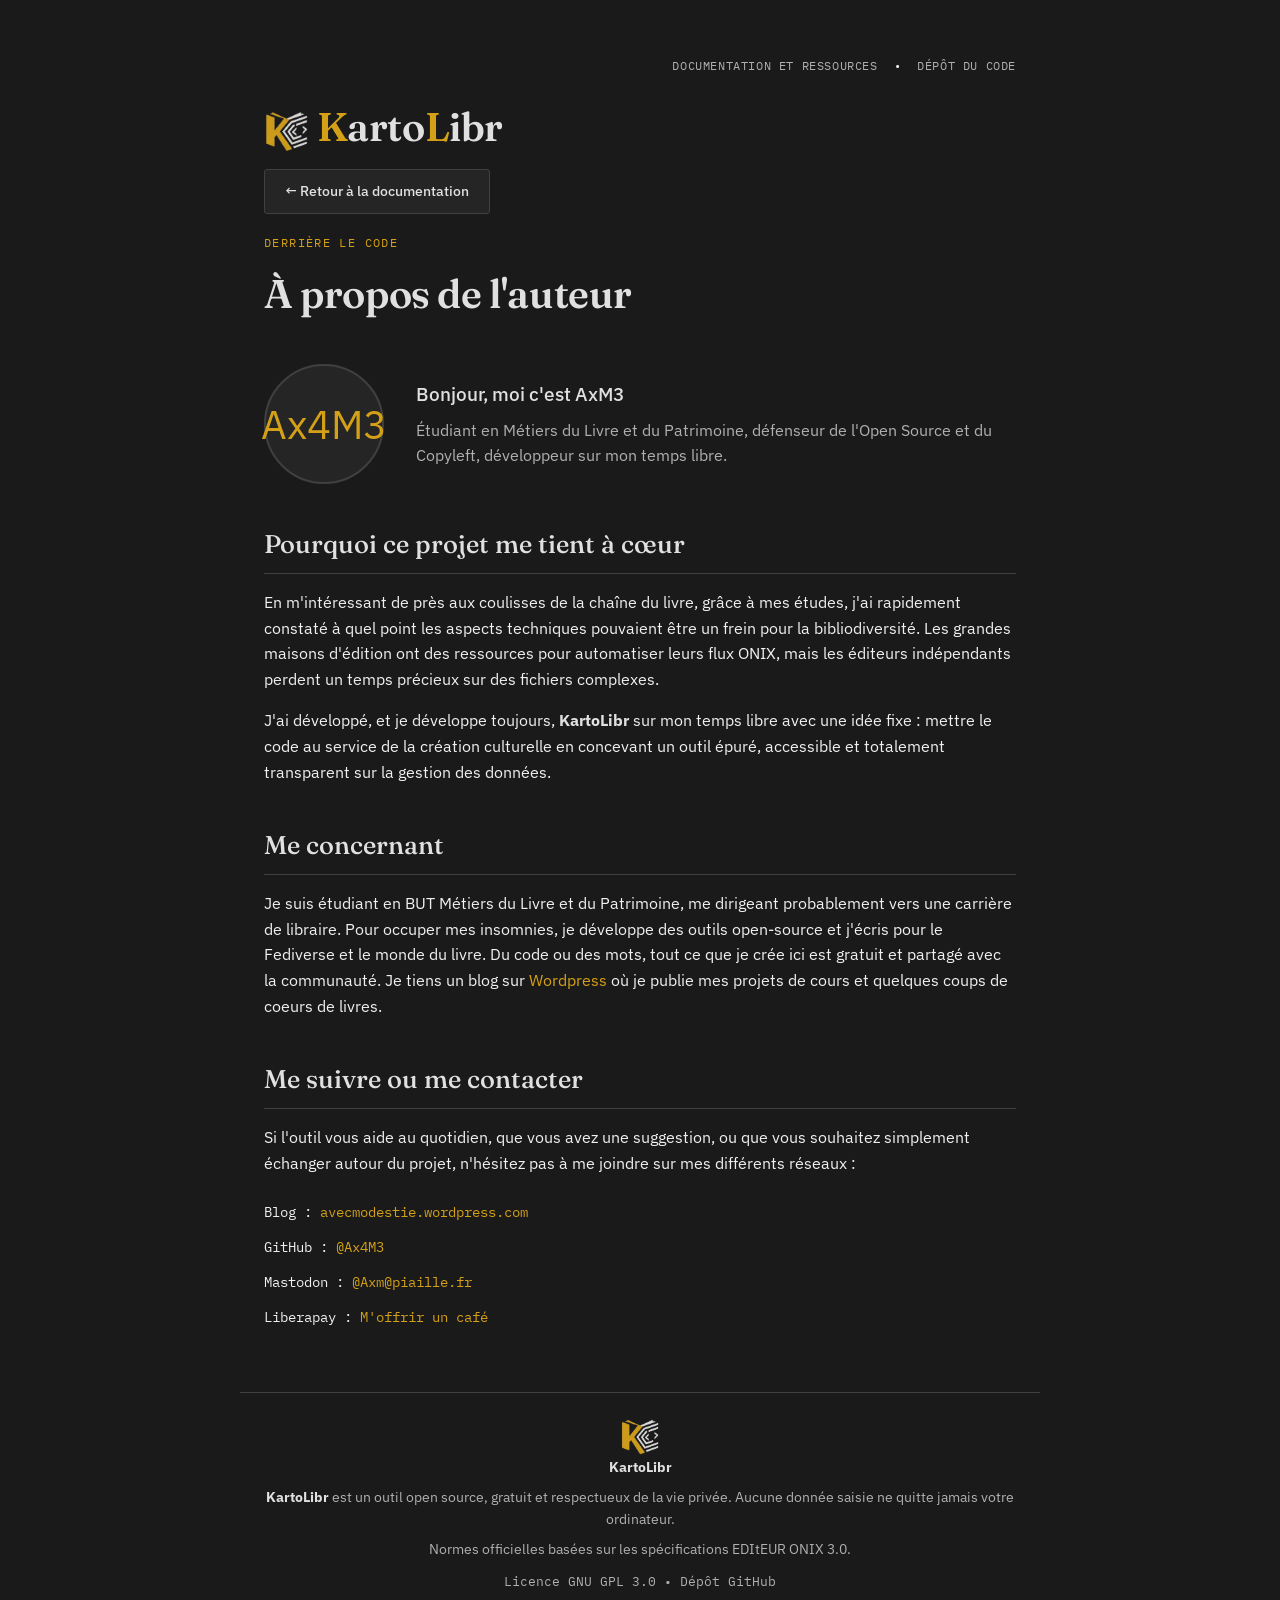
<file: pages/about-me.html>
<!DOCTYPE html>
<html lang="fr">
<head>
<meta charset="UTF-8">
<meta name="viewport" content="width=device-width, initial-scale=1.0">
<link rel="icon" type="image/png" href="../assets/icon.png">
<title>KartoLibr — À propos de l'auteur</em></title>
<link rel="preconnect" href="https://fonts.googleapis.com">
<link rel="preconnect" href="https://fonts.gstatic.com" crossorigin>
<link href="https://fonts.googleapis.com/css2?family=Fraunces:opsz,wght@9..144,400;9..144,500;9..144,600&family=IBM+Plex+Sans:wght@400;500;600&family=IBM+Plex+Mono:wght@400;500&display=swap" rel="stylesheet">
<link rel="stylesheet" href="./stylepages.css">
</head>
<body>

<header class="top">
    <nav class="top-nav">
      <a href="documentation.html">Documentation et Ressources</a>
      <span> • </span>
      <a href="https://github.com/Ax4M3/KartoLibr">Dépôt du code</a>
    </nav>
  <h1 class="title-logo">
      <a href="../index.html">
        <img src="../assets/icon.png" alt="KartoLibr" class="logo" style="height: 45px; width: auto; vertical-align: middle;">
      </a>
      <span class="gold">K</span>arto<span class="gold">L</span>ibr
  </h1>
  <a href="documentation.html" class="btn-back">← Retour à la documentation</a>
  <p class="eyebrow">Derrière le code</p>
  <h1>À propos de l'auteur</h1>
</header>

<main class="content">
  <div class="profile-section">
    <div class="avatar"><a href="./easteregg/lobster.txt">Ax4M3</a></div>
    <div>
      <p style="font-size: 1.2rem; font-weight: 500; margin: 0 0 8px 0; color: var(--ink);">Bonjour, moi c'est AxM3</p>
      <p style="color: var(--text-muted); margin: 0;">Étudiant en Métiers du Livre et du Patrimoine, défenseur de l'Open Source et du Copyleft, développeur sur mon temps libre.</p>
    </div>
  </div>

  <h2>Pourquoi ce projet me tient à cœur</h2>
  <p>En m'intéressant de près aux coulisses de la chaîne du livre, grâce à mes études, j'ai rapidement constaté à quel point les aspects techniques pouvaient être un frein pour la bibliodiversité. Les grandes maisons d'édition ont des ressources pour automatiser leurs flux ONIX, mais les éditeurs indépendants perdent un temps précieux sur des fichiers complexes.</p>
  <p>J'ai développé, et je développe toujours, <strong>KartoLibr</strong> sur mon temps libre avec une idée fixe : mettre le code au service de la création culturelle en concevant un outil épuré, accessible et totalement transparent sur la gestion des données.</p>

  <h2>Me concernant</h2>
  <p>Je suis étudiant en BUT Métiers du Livre et du Patrimoine, me dirigeant probablement vers une carrière de libraire. Pour occuper mes insomnies, je développe des outils open-source et j'écris pour le Fediverse et le monde du livre. Du code ou des mots, tout ce que je crée ici est gratuit et partagé avec la communauté. Je tiens un blog sur <a href="wordpress.com/" target="_blank">Wordpress</a> où je publie mes projets de cours et quelques coups de coeurs de livres.</p>

  <h2>Me suivre ou me contacter</h2>
  <p>Si l'outil vous aide au quotidien, que vous avez une suggestion, ou que vous souhaitez simplement échanger autour du projet, n'hésitez pas à me joindre sur mes différents réseaux :</p>

  <ul class="links-list">
    <li>Blog : <a href="https://avecmodestie.wordpress.com/" target="_blank">avecmodestie.wordpress.com</a></li>
    <li>GitHub : <a href="https://github.com/Ax4M3" target="_blank">@Ax4M3</a></li>
    <li>Mastodon : <a href="https://piaille.fr/@Axm" target="_blank">@Axm@piaille.fr</a></li>
    <li>Liberapay : <a href="https://liberapay.com/AxM3/donate" target="_blank">M'offrir un café</a></li>
  </ul>
</main>

<footer class="note">
    <img src="../assets/icon.png" alt="Bureaucrafree" class="logo" style="height: 40px; width: auto; vertical-align: middle;">
    <div><strong>KartoLibr</strong></div>
    <div><strong>KartoLibr</strong> est un outil open source, gratuit et respectueux de la vie privée. Aucune donnée saisie ne quitte jamais votre ordinateur.</div>
    <div>Normes officielles basées sur les spécifications EDItEUR ONIX 3.0.</div>
    <div class="footer-links">
      <a href="license.html">Licence GNU GPL 3.0</a>
      <span> • </span>
      <a href="https://github.com/Ax4M3/KartoLibr" target="_blank">Dépôt GitHub</a>
    </div>
</footer>

</body>
</html>
</file>
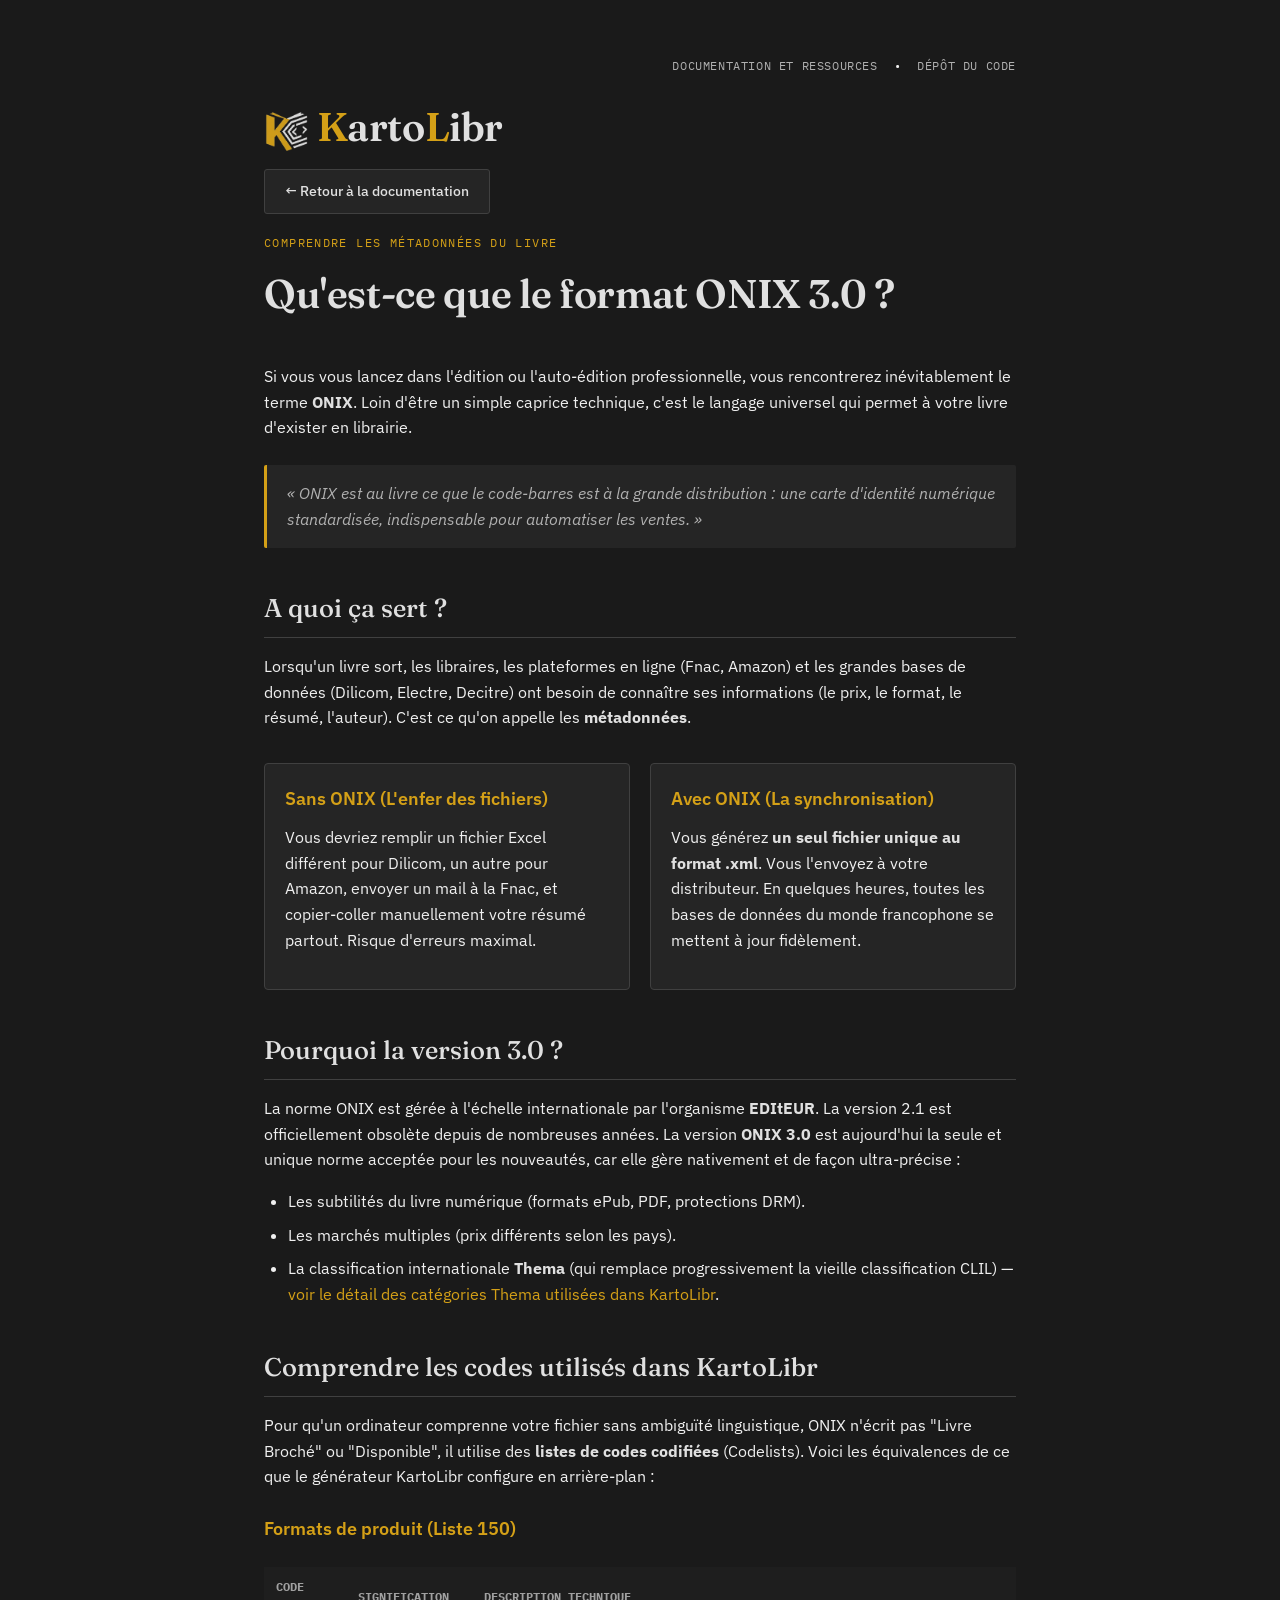
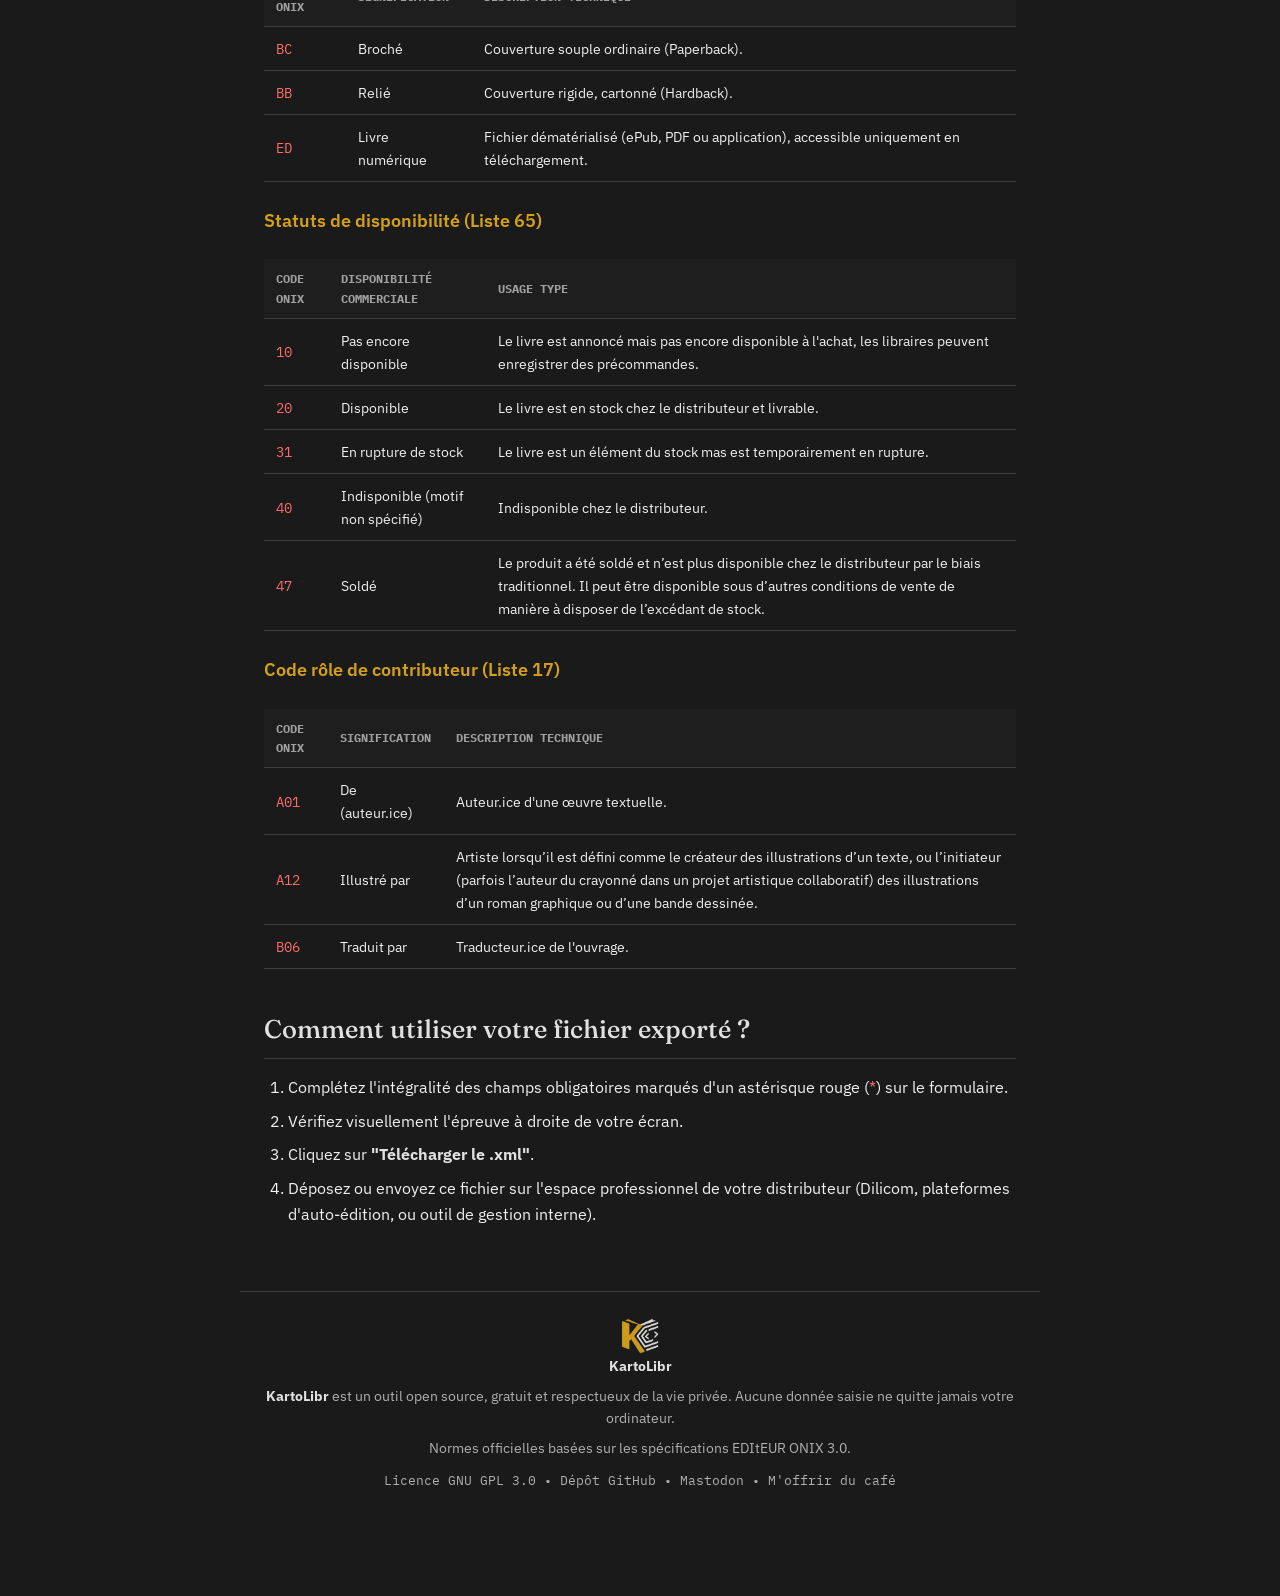
<file: pages/about.html>
<!DOCTYPE html>
<html lang="fr">
<head>
<meta charset="UTF-8">
<meta name="viewport" content="width=device-width, initial-scale=1.0">
<link rel="icon" type="image/png" href="../assets/icon.png">
<title>KartoLibr — À propos d'ONIX 3.0</title>
<link rel="preconnect" href="https://fonts.googleapis.com">
<link rel="preconnect" href="https://fonts.gstatic.com" crossorigin>
<link href="https://fonts.googleapis.com/css2?family=Fraunces:opsz,wght@9..144,400;9..144,500;9..144,600&family=IBM+Plex+Sans:wght@400;500;600&family=IBM+Plex+Mono:wght@400;500&display=swap" rel="stylesheet">
<link rel="stylesheet" href="./stylepages.css">
</head>
<body>

<header class="top">
    <nav class="top-nav">
      <a href="documentation.html">Documentation et Ressources</a>
      <span> • </span>
      <a href="https://github.com/Ax4M3/KartoLibr">Dépôt du code</a>
    </nav>
  <h1 class="title-logo">
      <a href="../index.html">
        <img src="../assets/icon.png" alt="KartoLibr" class="logo" style="height: 45px; width: auto; vertical-align: middle;">
      </a>
      <span class="gold">K</span>arto<span class="gold">L</span>ibr
   </h1>
  <a href="documentation.html" class="btn-back">← Retour à la documentation</a>
  <p class="eyebrow">Comprendre les métadonnées du livre</p>
  <h1>Qu'est-ce que le format ONIX 3.0 ?</h1>
</header>

<main class="content">
  <p>Si vous vous lancez dans l'édition ou l'auto-édition professionnelle, vous rencontrerez inévitablement le terme <strong>ONIX</strong>. Loin d'être un simple caprice technique, c'est le langage universel qui permet à votre livre d'exister en librairie.</p>

  <blockquote>
    « ONIX est au livre ce que le code-barres est à la grande distribution : une carte d'identité numérique standardisée, indispensable pour automatiser les ventes. »
  </blockquote>

  <h2>A quoi ça sert ?</h2>
  <p>Lorsqu'un livre sort, les libraires, les plateformes en ligne (Fnac, Amazon) et les grandes bases de données (Dilicom, Electre, Decitre) ont besoin de connaître ses informations (le prix, le format, le résumé, l'auteur). C'est ce qu'on appelle les <strong>métadonnées</strong>.</p>
  
  <div class="grid-info">
    <div class="info-box">
      <h3>Sans ONIX (L'enfer des fichiers)</h3>
      <p>Vous devriez remplir un fichier Excel différent pour Dilicom, un autre pour Amazon, envoyer un mail à la Fnac, et copier-coller manuellement votre résumé partout. Risque d'erreurs maximal.</p>
    </div>
    <div class="info-box">
      <h3>Avec ONIX (La synchronisation)</h3>
      <p>Vous générez <strong>un seul fichier unique au format .xml</strong>. Vous l'envoyez à votre distributeur. En quelques heures, toutes les bases de données du monde francophone se mettent à jour fidèlement.</p>
    </div>
  </div>

  <h2>Pourquoi la version 3.0 ?</h2>
  <p>La norme ONIX est gérée à l'échelle internationale par l'organisme <strong>EDItEUR</strong>. La version 2.1 est officiellement obsolète depuis de nombreuses années. La version <strong>ONIX 3.0</strong> est aujourd'hui la seule et unique norme acceptée pour les nouveautés, car elle gère nativement et de façon ultra-précise :</p>
  <ul>
    <li>Les subtilités du livre numérique (formats ePub, PDF, protections DRM).</li>
    <li>Les marchés multiples (prix différents selon les pays).</li>
    <li>La classification internationale <strong>Thema</strong> (qui remplace progressivement la vieille classification CLIL) — <a href="thema.html">voir le détail des catégories Thema utilisées dans KartoLibr</a>.</li>
  </ul>

  <h2>Comprendre les codes utilisés dans KartoLibr</h2>
  <p>Pour qu'un ordinateur comprenne votre fichier sans ambiguïté linguistique, ONIX n'écrit pas "Livre Broché" ou "Disponible", il utilise des <strong>listes de codes codifiées</strong> (Codelists). Voici les équivalences de ce que le générateur KartoLibr configure en arrière-plan :</p>

  <h3>Formats de produit (Liste 150)</h3>
  <table>
    <thead>
      <tr>
        <th>Code ONIX</th>
        <th>Signification</th>
        <th>Description technique</th>
      </tr>
    </thead>
    <tbody>
      <tr>
        <td class="code">BC</td>
        <td>Broché</td>
        <td>Couverture souple ordinaire (Paperback).</td>
      </tr>
      <tr>
        <td class="code">BB</td>
        <td>Relié</td>
        <td>Couverture rigide, cartonné (Hardback).</td>
      </tr>
      <tr>
        <td class="code">ED</td>
        <td>Livre numérique</td>
        <td>Fichier dématérialisé (ePub, PDF ou application), accessible uniquement en téléchargement.</td>
      </tr>
    </tbody>
  </table>

  <h3>Statuts de disponibilité (Liste 65)</h3>
  <table>
    <thead>
      <tr>
        <th>Code ONIX</th>
        <th>Disponibilité commerciale</th>
        <th>Usage type</th>
      </tr>
    </thead>
    <tbody>
      <tr>
        <td class="code">10</td>
        <td>Pas encore disponible</td>
        <td>Le livre est annoncé mais pas encore disponible à l'achat, les libraires peuvent enregistrer des précommandes.</td>
      </tr>
      <tr>
        <td class="code">20</td>
        <td>Disponible</td>
        <td>Le livre est en stock chez le distributeur et livrable.</td>
      </tr>
      <tr>
        <td class="code">31</td>
        <td>En rupture de stock</td>
        <td>Le livre est un élément du stock mas est temporairement en rupture.</td>
      </tr>
      <tr>
        <td class="code">40</td>
        <td>Indisponible (motif non spécifié)</td>
        <td>Indisponible chez le distributeur.</td>
      </tr>
      <tr>
        <td class="code">47</td>
        <td>Soldé</td>
        <td>Le produit a été soldé et n’est plus disponible chez le distributeur par le biais traditionnel. Il peut être disponible sous d’autres conditions de vente de manière à disposer de l’excédant de stock.</td>
      </tr>  
    </tbody>
  </table>

  <h3>Code rôle de contributeur (Liste 17)</h3>
  <table>
    <thead>
      <tr>
        <th>Code ONIX</th>
        <th>Signification</th>
        <th>Description technique</th>
      </tr>
    </thead>
    <tbody>
      <tr>
        <td class="code">A01</td>
        <td>De (auteur.ice)</td>
        <td>Auteur.ice d'une œuvre textuelle.</td>
      </tr>
      <tr>
        <td class="code">A12</td>
        <td>Illustré par</td>
        <td>Artiste lorsqu’il est défini comme le créateur des illustrations d’un texte, ou l’initiateur (parfois l’auteur du crayonné dans un projet artistique collaboratif) des illustrations d’un roman graphique ou d’une bande dessinée.</td>
      </tr>
      <tr>
        <td class="code">B06</td>
        <td>Traduit par</td>
        <td>Traducteur.ice de l'ouvrage.</td>
      </tr>
    </tbody>
  </table>

  <h2>Comment utiliser votre fichier exporté ?</h2>
  <ol>
    <li>Complétez l'intégralité des champs obligatoires marqués d'un astérisque rouge (<span style="color:var(--accent-red);">*</span>) sur le formulaire.</li>
    <li>Vérifiez visuellement l'épreuve à droite de votre écran.</li>
    <li>Cliquez sur <strong>"Télécharger le .xml"</strong>.</li>
    <li>Déposez ou envoyez ce fichier sur l'espace professionnel de votre distributeur (Dilicom, plateformes d'auto-édition, ou outil de gestion interne).</li>
  </ol>
</main>

<footer class="note">
    <img src="../assets/icon.png" alt="Bureaucrafree" class="logo" style="height: 40px; width: auto; vertical-align: middle;">
    <div><strong>KartoLibr</strong></div>
    <div><strong>KartoLibr</strong> est un outil open source, gratuit et respectueux de la vie privée. Aucune donnée saisie ne quitte jamais votre ordinateur.</div>
    <div>Normes officielles basées sur les spécifications EDItEUR ONIX 3.0.</div>
    <div class="footer-links">
      <a href="license.html">Licence GNU GPL 3.0</a>
      <span> • </span>
      <a href="https://github.com/Ax4M3/KartoLibr" target="_blank" rel="noopener noreferrer">Dépôt GitHub</a>
      <span> • </span>
      <a href="https://piaille.fr/@Axm" target="_blank" rel="noopener noreferrer">Mastodon</a>
      <span> • </span>
      <a href="https://liberapay.com/AxM3/donate" target="_blank" rel="noopener noreferrer">M'offrir du café</a>
    </div>
</footer>

</body>
</html>
</file>
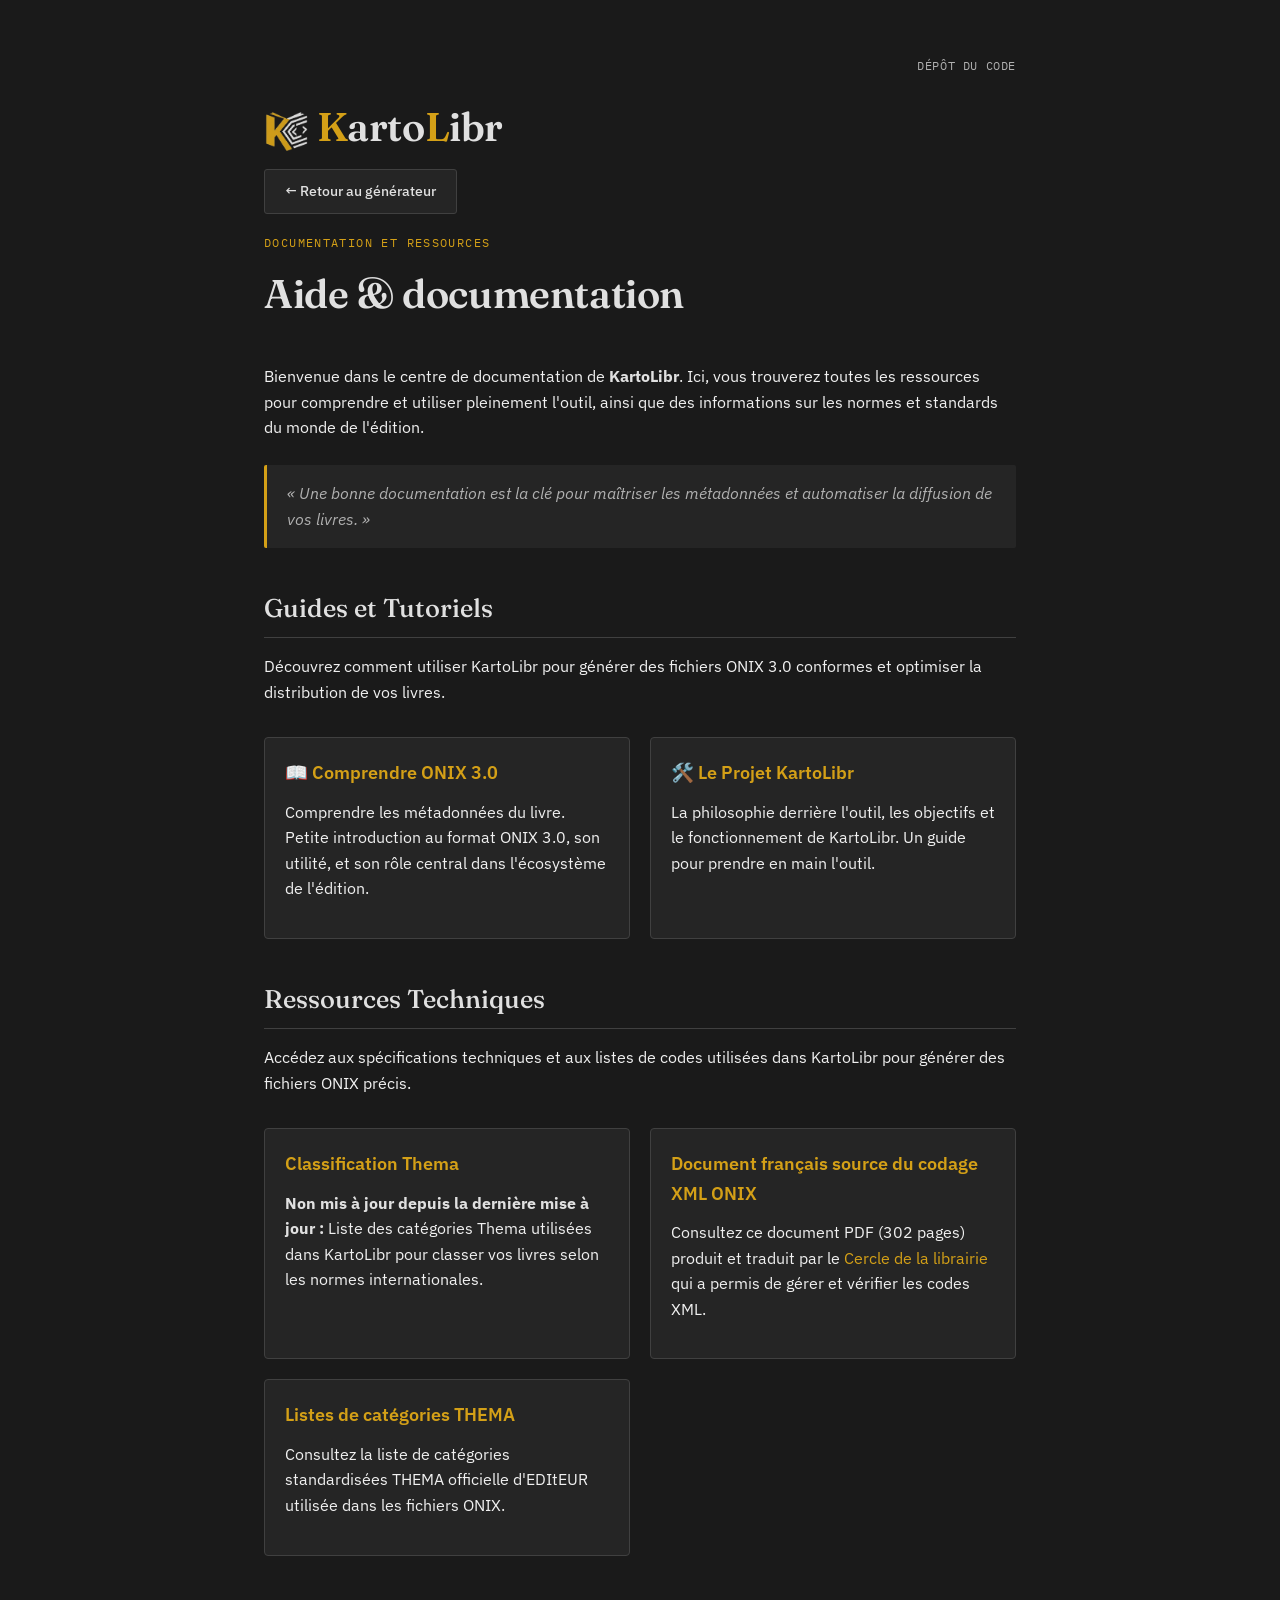
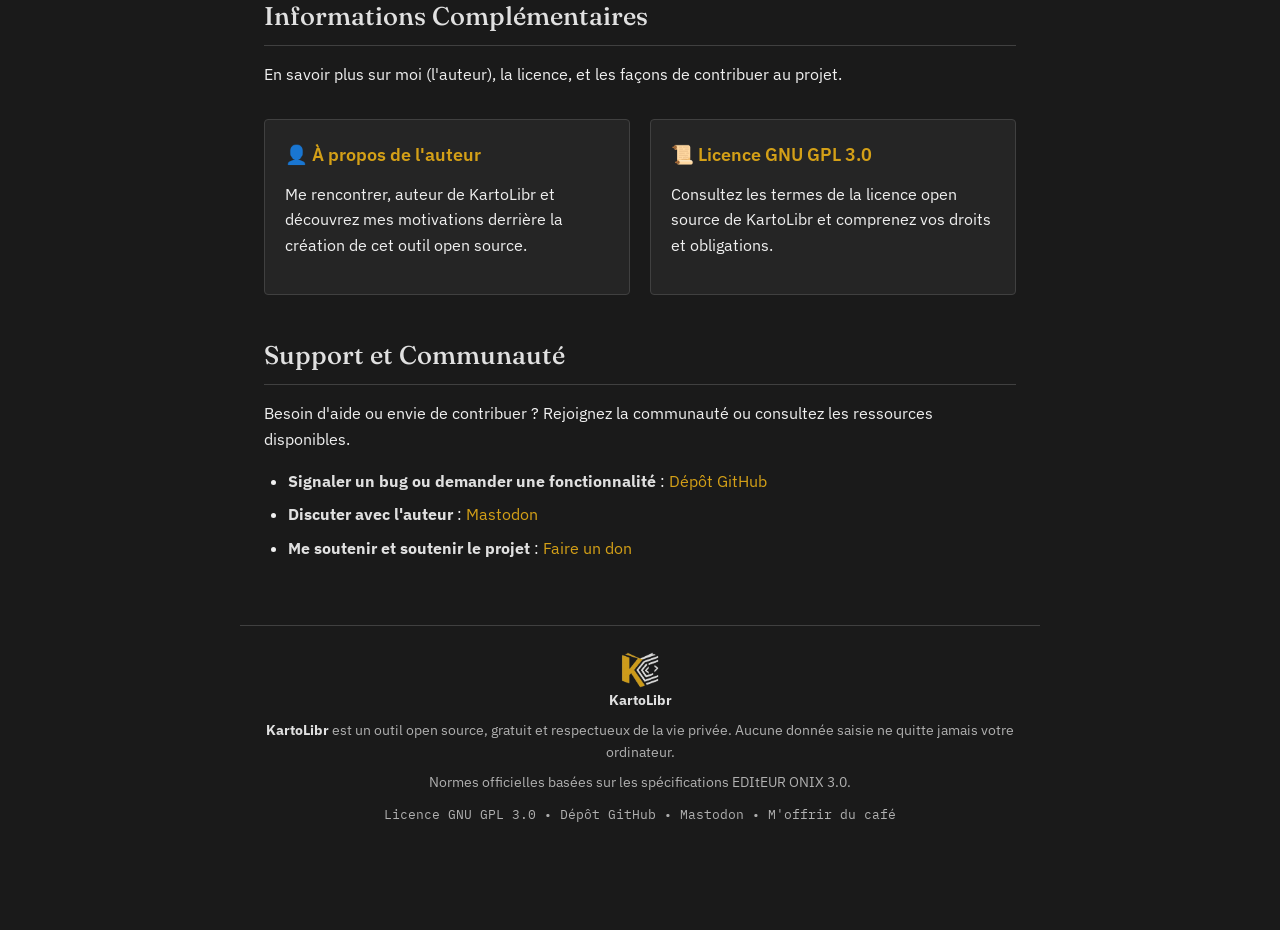
<file: pages/documentation.html>
<!DOCTYPE html>
<html lang="fr">
<head>
  <meta charset="UTF-8">
  <meta name="viewport" content="width=device-width, initial-scale=1.0">
  <link rel="icon" type="image/png" href="../assets/icon.png">
  <title>KartoLibr — Documentation et Aide</title>
  <link rel="preconnect" href="https://fonts.googleapis.com">
  <link rel="preconnect" href="https://fonts.gstatic.com" crossorigin>
  <link href="https://fonts.googleapis.com/css2?family=Fraunces:opsz,wght@9..144,400;9..144,500;9..144,600&family=IBM+Plex+Sans:wght@400;500;600&family=IBM+Plex+Mono:wght@400;500&display=swap" rel="stylesheet">
  <link rel="stylesheet" href="stylepages.css">
</head>

<body>
<header class="top">
    <nav class="top-nav">
      <a href="https://github.com/Ax4M3/KartoLibr">Dépôt du code</a>
    </nav>
    <h1 class="title-logo">
      <a href="../index.html">
        <img src="../assets/icon.png" alt="KartoLibr" class="logo" style="height: 45px; width: auto; vertical-align: middle;">
      </a>
      <span class="gold">K</span>arto<span class="gold">L</span>ibr
    </h1>
    <a href="../index.html" class="btn-back">← Retour au générateur</a>
    <p class="eyebrow">Documentation et Ressources</p>
    <h1>Aide & documentation</h1>
  </header>

  <main class="content">
    <p>
      Bienvenue dans le centre de documentation de <strong>KartoLibr</strong>. 
      Ici, vous trouverez toutes les ressources pour comprendre et utiliser pleinement l'outil, 
      ainsi que des informations sur les normes et standards du monde de l'édition.
    </p>

    <blockquote>
      « Une bonne documentation est la clé pour maîtriser les métadonnées et automatiser la diffusion de vos livres. »
    </blockquote>

    <h2>Guides et Tutoriels</h2>
    <p>
      Découvrez comment utiliser KartoLibr pour générer des fichiers ONIX 3.0 conformes et optimiser la distribution de vos livres.
    </p>

    <div class="grid-info">
      <div class="info-box">
        <h3>📖 <a href="about.html">Comprendre ONIX 3.0</a></h3>
        <p>Comprendre les métadonnées du livre. Petite introduction au format ONIX 3.0, son utilité, et son rôle central dans l'écosystème de l'édition.</p>
      </div>
      <div class="info-box">
        <h3>🛠️ <a href="project.html">Le Projet KartoLibr</a></h3>
        <p>La philosophie derrière l'outil, les objectifs et le fonctionnement de KartoLibr. Un guide pour prendre en main l'outil.</p>
      </div>
    </div>

    <h2>Ressources Techniques</h2>
    <p>
      Accédez aux spécifications techniques et aux listes de codes utilisées dans KartoLibr pour générer des fichiers ONIX précis.
    </p>

    <div class="grid-info">
      <div class="info-box">
        <h3><a href="">Classification Thema</a></h3>
        <p><strong>Non mis à jour depuis la dernière mise à jour : </strong>Liste des catégories Thema utilisées dans KartoLibr pour classer vos livres selon les normes internationales.</p>
      </div>
      <div class="info-box">
        <h3><a href="ONIX-Livres-complet_issue73.pdf">Document français source du codage XML ONIX</a></h3>
        <p>Consultez ce document PDF (302 pages) produit et traduit par le <a href="https://cercledelalibrairie.org/" target="_blank" rel="noopener noreferrer">Cercle de la librairie</a> qui a permis de gérer et vérifier les codes XML.</p>
      </div>
      <div class="info-box">
        <h3><a href="https://ns.editeur.org/thema/fr">Listes de catégories THEMA</a></h3>
        <p>Consultez la liste de catégories standardisées THEMA officielle d'EDItEUR utilisée dans les fichiers ONIX.
        </p>
      </div>
    </div>

    <h2>Informations Complémentaires</h2>
    <p>
      En savoir plus sur moi (l'auteur), la licence, et les façons de contribuer au projet.
    </p>

    <div class="grid-info">
      <div class="info-box">
        <h3>👤 <a href="about-me.html">À propos de l'auteur</a></h3>
        <p>Me rencontrer, auteur de KartoLibr et découvrez mes motivations derrière la création de cet outil open source.
        </p>
      </div>
      <div class="info-box">
        <h3>📜 <a href="license.html">Licence GNU GPL 3.0</a></h3>
        <p>
          Consultez les termes de la licence open source de KartoLibr et comprenez vos droits et obligations.
        </p>
      </div>
    </div>

    <h2>Support et Communauté</h2>
    <p>
      Besoin d'aide ou envie de contribuer ? Rejoignez la communauté ou consultez les ressources disponibles.
    </p>
    <ul>
      <li>
        <strong>Signaler un bug ou demander une fonctionnalité</strong> : 
        <a href="https://github.com/Ax4M3/KartoLibr" target="_blank" rel="noopener noreferrer">Dépôt GitHub</a>
      </li>
      <li>
        <strong>Discuter avec l'auteur</strong> : 
        <a href="https://piaille.fr/@Axm" target="_blank" rel="noopener noreferrer">Mastodon</a>
      </li>
      <li>
        <strong>Me soutenir et soutenir le projet</strong> : 
        <a href="https://liberapay.com/AxM3/donate" target="_blank" rel="noopener noreferrer">Faire un don</a>
      </li>
    </ul>
  </main>

  <footer class="note">
    <img src="../assets/icon.png" alt="Bureaucrafree" class="logo" style="height: 40px; width: auto; vertical-align: middle;">
    <div><strong>KartoLibr</strong></div>
    <div><strong>KartoLibr</strong> est un outil open source, gratuit et respectueux de la vie privée. Aucune donnée saisie ne quitte jamais votre ordinateur.</div>
    <div>Normes officielles basées sur les spécifications EDItEUR ONIX 3.0.</div>
    <div class="footer-links">
      <a href="license.html">Licence GNU GPL 3.0</a>
      <span> • </span>
      <a href="https://github.com/Ax4M3/KartoLibr" target="_blank" rel="noopener noreferrer">Dépôt GitHub</a>
      <span> • </span>
      <a href="https://piaille.fr/@Axm" target="_blank" rel="noopener noreferrer">Mastodon</a>
      <span> • </span>
      <a href="https://liberapay.com/AxM3/donate" target="_blank" rel="noopener noreferrer">M'offrir du café</a>
    </div>
  </footer>
</body>
</html>
</file>
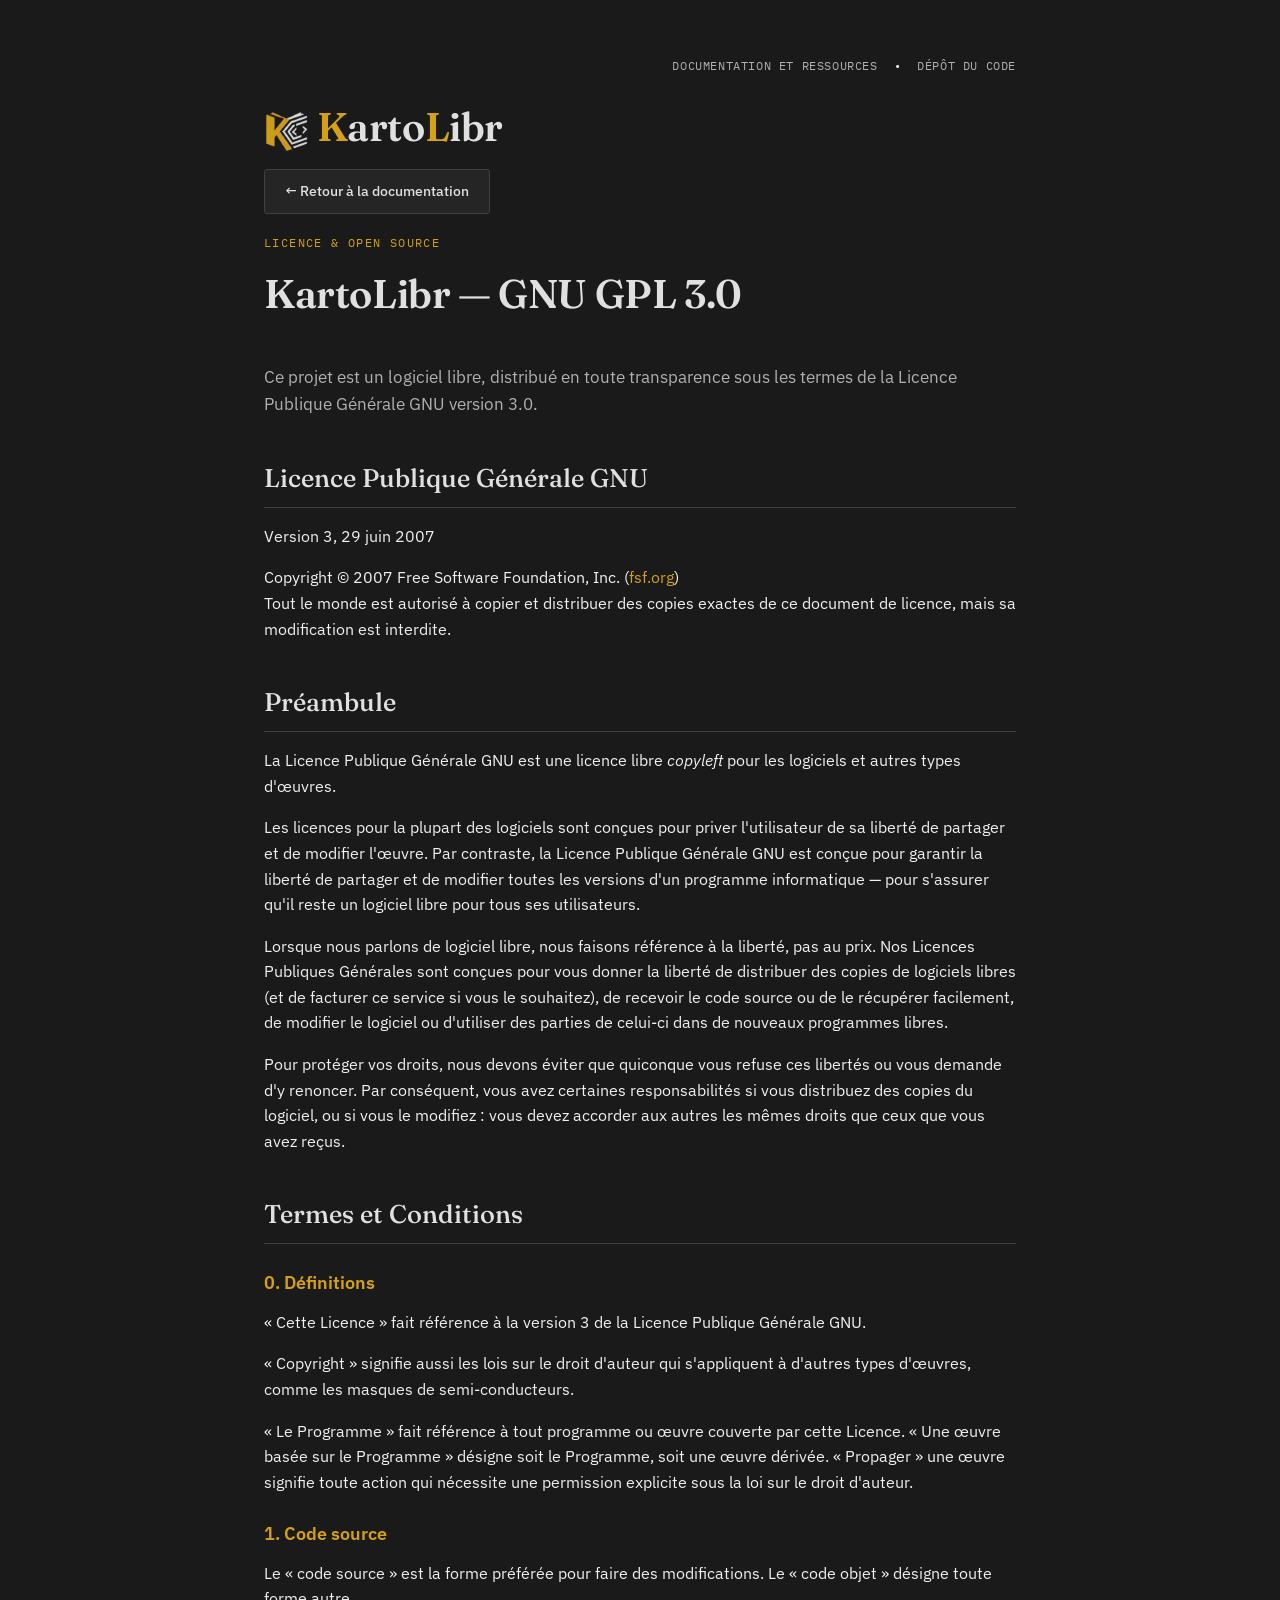
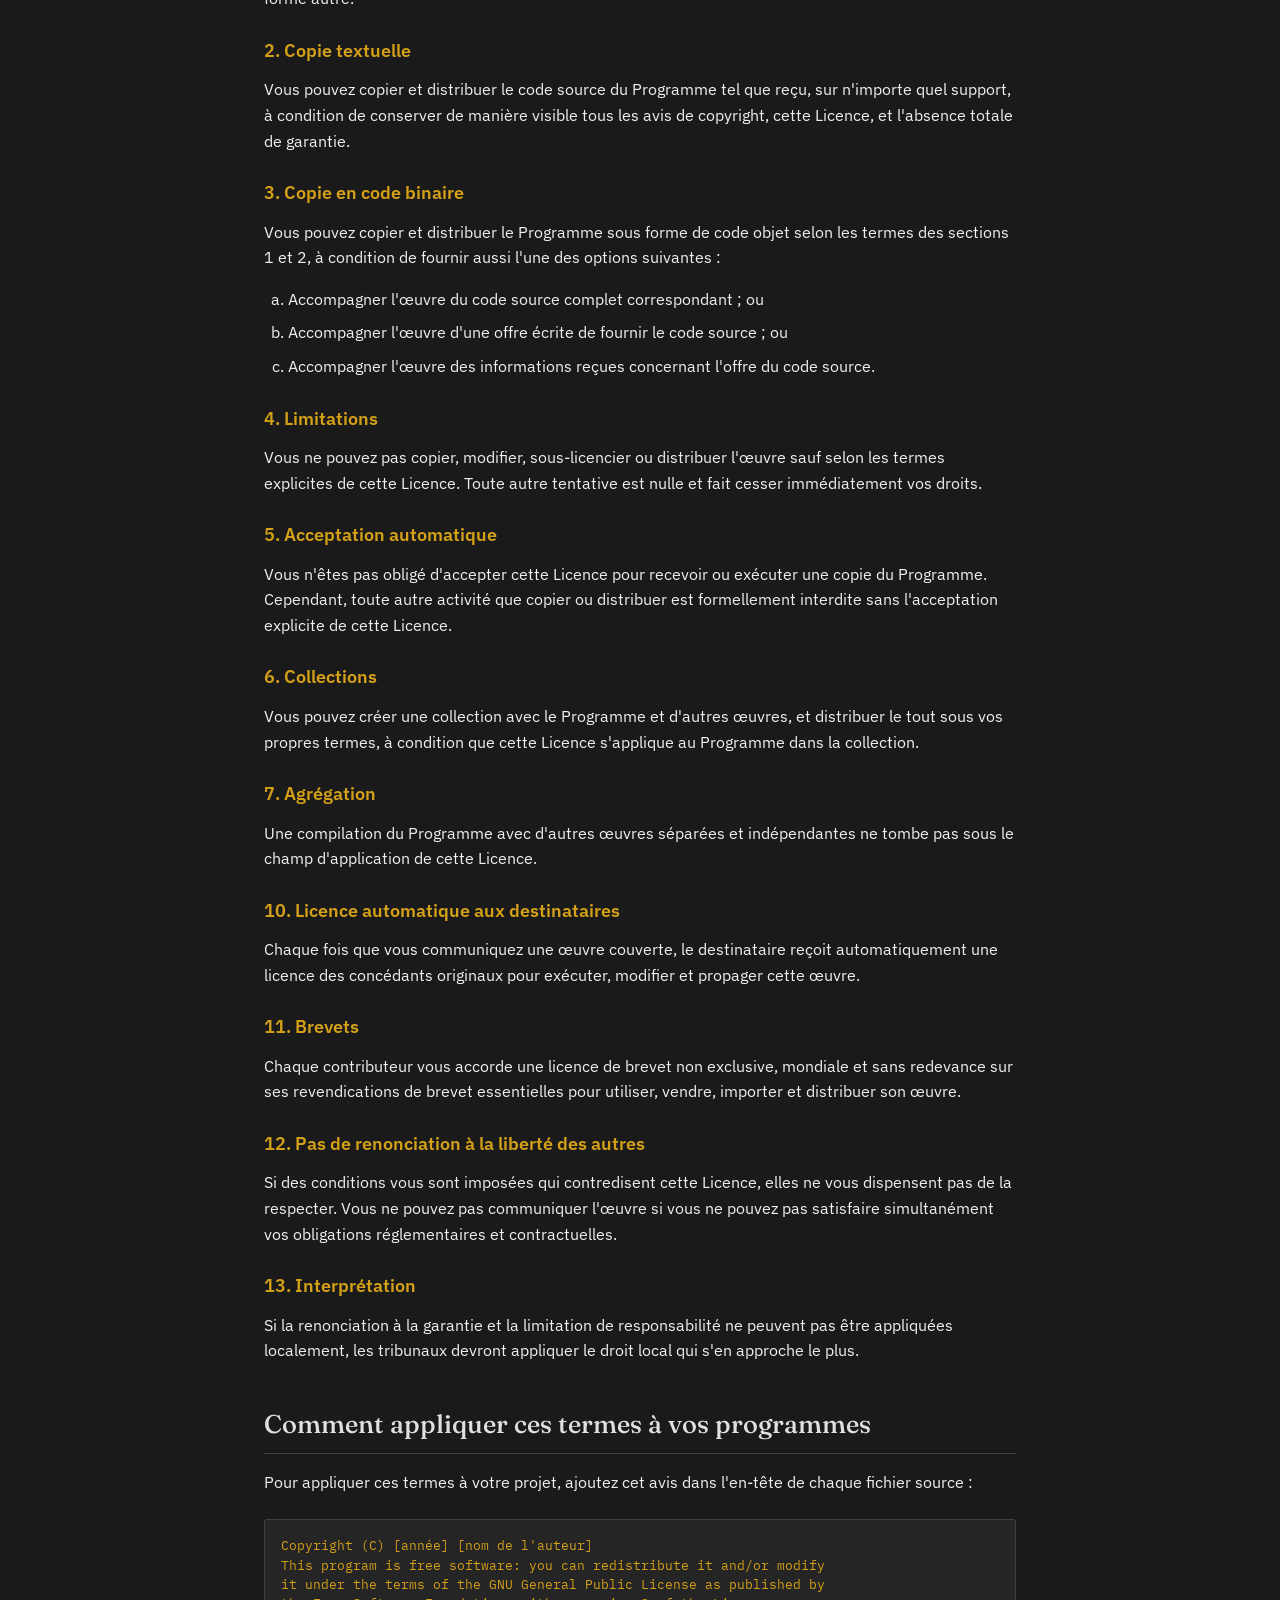
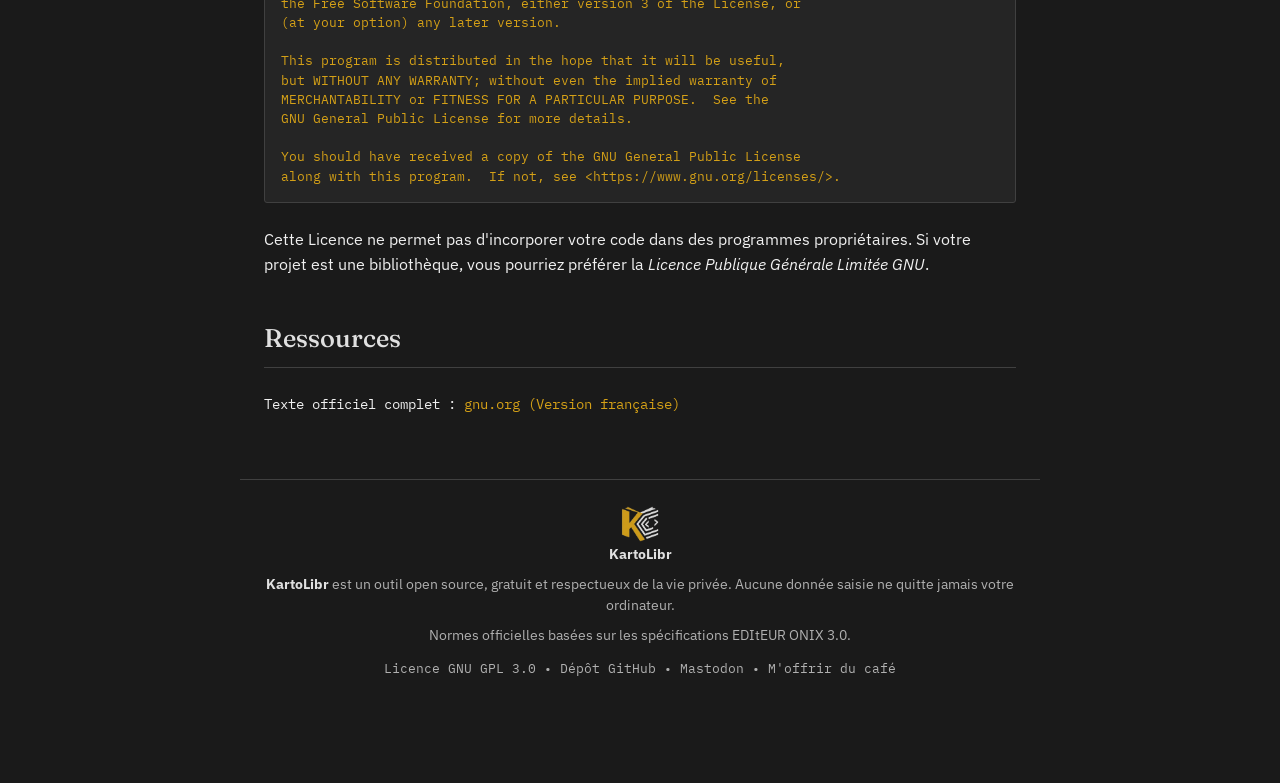
<file: pages/license.html>
<!DOCTYPE html>
<html lang="fr">
<head>
<meta charset="UTF-8">
<meta name="viewport" content="width=device-width, initial-scale=1.0">
<link rel="icon" type="image/png" href="../assets/icon.png">
<title>KartoLibr — Licence GNU GPL-3.0</title>
<link rel="preconnect" href="https://fonts.googleapis.com">
<link rel="preconnect" href="https://fonts.gstatic.com" crossorigin>
<link href="https://fonts.googleapis.com/css2?family=Fraunces:opsz,wght@9..144,400;9..144,500;9..144,600&family=IBM+Plex+Sans:wght@400;500;600&family=IBM+Plex+Mono:wght@400;500&display=swap" rel="stylesheet">
<link rel="stylesheet" href="./stylepages.css">
</head>
<body>

<header class="top">
    <nav class="top-nav">
      <a href="documentation.html">Documentation et Ressources</a>
      <span> • </span>
      <a href="https://github.com/Ax4M3/KartoLibr">Dépôt du code</a>
    </nav>
  <h1 class="title-logo">
      <a href="../index.html">
        <img src="../assets/icon.png" alt="KartoLibr" class="logo" style="height: 45px; width: auto; vertical-align: middle;">
      </a>
      <span class="gold">K</span>arto<span class="gold">L</span>ibr
  </h1>
  <a href="documentation.html" class="btn-back">← Retour à la documentation</a>
  <p class="eyebrow">Licence &amp; Open Source</p>
  <h1>KartoLibr — GNU GPL 3.0</h1>
</header>

<main class="content">
  <p class="subtitle">Ce projet est un logiciel libre, distribué en toute transparence sous les termes de la Licence Publique Générale GNU version 3.0.</p>

  <h2>Licence Publique Générale GNU</h2>
  <p>Version 3, 29 juin 2007</p>
  <p>
    Copyright © 2007 Free Software Foundation, Inc. (<a href="https://fsf.org/" target="_blank">fsf.org</a>)<br>
    Tout le monde est autorisé à copier et distribuer des copies exactes de ce document de licence, mais sa modification est interdite.
  </p>

  <h2>Préambule</h2>
  <p>La Licence Publique Générale GNU est une licence libre <em>copyleft</em> pour les logiciels et autres types d'œuvres.</p>
  <p>Les licences pour la plupart des logiciels sont conçues pour priver l'utilisateur de sa liberté de partager et de modifier l'œuvre. Par contraste, la Licence Publique Générale GNU est conçue pour garantir la liberté de partager et de modifier toutes les versions d'un programme informatique — pour s'assurer qu'il reste un logiciel libre pour tous ses utilisateurs.</p>
  <p>Lorsque nous parlons de logiciel libre, nous faisons référence à la liberté, pas au prix. Nos Licences Publiques Générales sont conçues pour vous donner la liberté de distribuer des copies de logiciels libres (et de facturer ce service si vous le souhaitez), de recevoir le code source ou de le récupérer facilement, de modifier le logiciel ou d'utiliser des parties de celui-ci dans de nouveaux programmes libres.</p>
  <p>Pour protéger vos droits, nous devons éviter que quiconque vous refuse ces libertés ou vous demande d'y renoncer. Par conséquent, vous avez certaines responsabilités si vous distribuez des copies du logiciel, ou si vous le modifiez : vous devez accorder aux autres les mêmes droits que ceux que vous avez reçus.</p>

  <h2>Termes et Conditions</h2>

  <h3>0. Définitions</h3>
  <p>« Cette Licence » fait référence à la version 3 de la Licence Publique Générale GNU.</p>
  <p>« Copyright » signifie aussi les lois sur le droit d'auteur qui s'appliquent à d'autres types d'œuvres, comme les masques de semi-conducteurs.</p>
  <p>« Le Programme » fait référence à tout programme ou œuvre couverte par cette Licence. « Une œuvre basée sur le Programme » désigne soit le Programme, soit une œuvre dérivée. « Propager » une œuvre signifie toute action qui nécessite une permission explicite sous la loi sur le droit d'auteur.</p>

  <h3>1. Code source</h3>
  <p>Le « code source » est la forme préférée pour faire des modifications. Le « code objet » désigne toute forme autre.</p>

  <h3>2. Copie textuelle</h3>
  <p>Vous pouvez copier et distribuer le code source du Programme tel que reçu, sur n'importe quel support, à condition de conserver de manière visible tous les avis de copyright, cette Licence, et l'absence totale de garantie.</p>

  <h3>3. Copie en code binaire</h3>
  <p>Vous pouvez copier et distribuer le Programme sous forme de code objet selon les termes des sections 1 et 2, à condition de fournir aussi l'une des options suivantes :</p>
  <ol type="a">
    <li>Accompagner l'œuvre du code source complet correspondant ; ou</li>
    <li>Accompagner l'œuvre d'une offre écrite de fournir le code source ; ou</li>
    <li>Accompagner l'œuvre des informations reçues concernant l'offre du code source.</li>
  </ol>

  <h3>4. Limitations</h3>
  <p>Vous ne pouvez pas copier, modifier, sous-licencier ou distribuer l'œuvre sauf selon les termes explicites de cette Licence. Toute autre tentative est nulle et fait cesser immédiatement vos droits.</p>

  <h3>5. Acceptation automatique</h3>
  <p>Vous n'êtes pas obligé d'accepter cette Licence pour recevoir ou exécuter une copie du Programme. Cependant, toute autre activité que copier ou distribuer est formellement interdite sans l'acceptation explicite de cette Licence.</p>

  <h3>6. Collections</h3>
  <p>Vous pouvez créer une collection avec le Programme et d'autres œuvres, et distribuer le tout sous vos propres termes, à condition que cette Licence s'applique au Programme dans la collection.</p>

  <h3>7. Agrégation</h3>
  <p>Une compilation du Programme avec d'autres œuvres séparées et indépendantes ne tombe pas sous le champ d'application de cette Licence.</p>

  <h3>10. Licence automatique aux destinataires</h3>
  <p>Chaque fois que vous communiquez une œuvre couverte, le destinataire reçoit automatiquement une licence des concédants originaux pour exécuter, modifier et propager cette œuvre.</p>

  <h3>11. Brevets</h3>
  <p>Chaque contributeur vous accorde une licence de brevet non exclusive, mondiale et sans redevance sur ses revendications de brevet essentielles pour utiliser, vendre, importer et distribuer son œuvre.</p>

  <h3>12. Pas de renonciation à la liberté des autres</h3>
  <p>Si des conditions vous sont imposées qui contredisent cette Licence, elles ne vous dispensent pas de la respecter. Vous ne pouvez pas communiquer l'œuvre si vous ne pouvez pas satisfaire simultanément vos obligations réglementaires et contractuelles.</p>

  <h3>13. Interprétation</h3>
  <p>Si la renonciation à la garantie et la limitation de responsabilité ne peuvent pas être appliquées localement, les tribunaux devront appliquer le droit local qui s'en approche le plus.</p>

  <h2>Comment appliquer ces termes à vos programmes</h2>
  <p>Pour appliquer ces termes à votre projet, ajoutez cet avis dans l'en-tête de chaque fichier source :</p>

<pre>Copyright (C) [année] [nom de l'auteur]
This program is free software: you can redistribute it and/or modify
it under the terms of the GNU General Public License as published by
the Free Software Foundation, either version 3 of the License, or
(at your option) any later version.

This program is distributed in the hope that it will be useful,
but WITHOUT ANY WARRANTY; without even the implied warranty of
MERCHANTABILITY or FITNESS FOR A PARTICULAR PURPOSE.  See the
GNU General Public License for more details.

You should have received a copy of the GNU General Public License
along with this program.  If not, see &lt;https://www.gnu.org/licenses/&gt;.</pre>

  <p>Cette Licence ne permet pas d'incorporer votre code dans des programmes propriétaires. Si votre projet est une bibliothèque, vous pourriez préférer la <em>Licence Publique Générale Limitée GNU</em>.</p>
  <h2>Ressources</h2>
  <ul class="links-list">
    <li>Texte officiel complet : <a href="https://www.gnu.org/licenses/gpl-3.0.fr.html" target="_blank">gnu.org (Version française)</a></li>
  </ul>
</main>

<footer class="note">
    <img src="../assets/icon.png" alt="Bureaucrafree" class="logo" style="height: 40px; width: auto; vertical-align: middle;">
    <div><strong>KartoLibr</strong></div>
    <div><strong>KartoLibr</strong> est un outil open source, gratuit et respectueux de la vie privée. Aucune donnée saisie ne quitte jamais votre ordinateur.</div>
    <div>Normes officielles basées sur les spécifications EDItEUR ONIX 3.0.</div>
    <div class="footer-links">
      <a href="license.html">Licence GNU GPL 3.0</a>
      <span> • </span>
      <a href="https://github.com/Ax4M3/KartoLibr" target="_blank">Dépôt GitHub</a>
      <span> • </span>
      <a href="https://piaille.fr/@Axm" target="_blank">Mastodon</a>
      <span> • </span>
      <a href="https://liberapay.com/AxM3/donate" target="_blank">M'offrir du café</a>
    </div>
</footer>

</body>
</html>
</file>
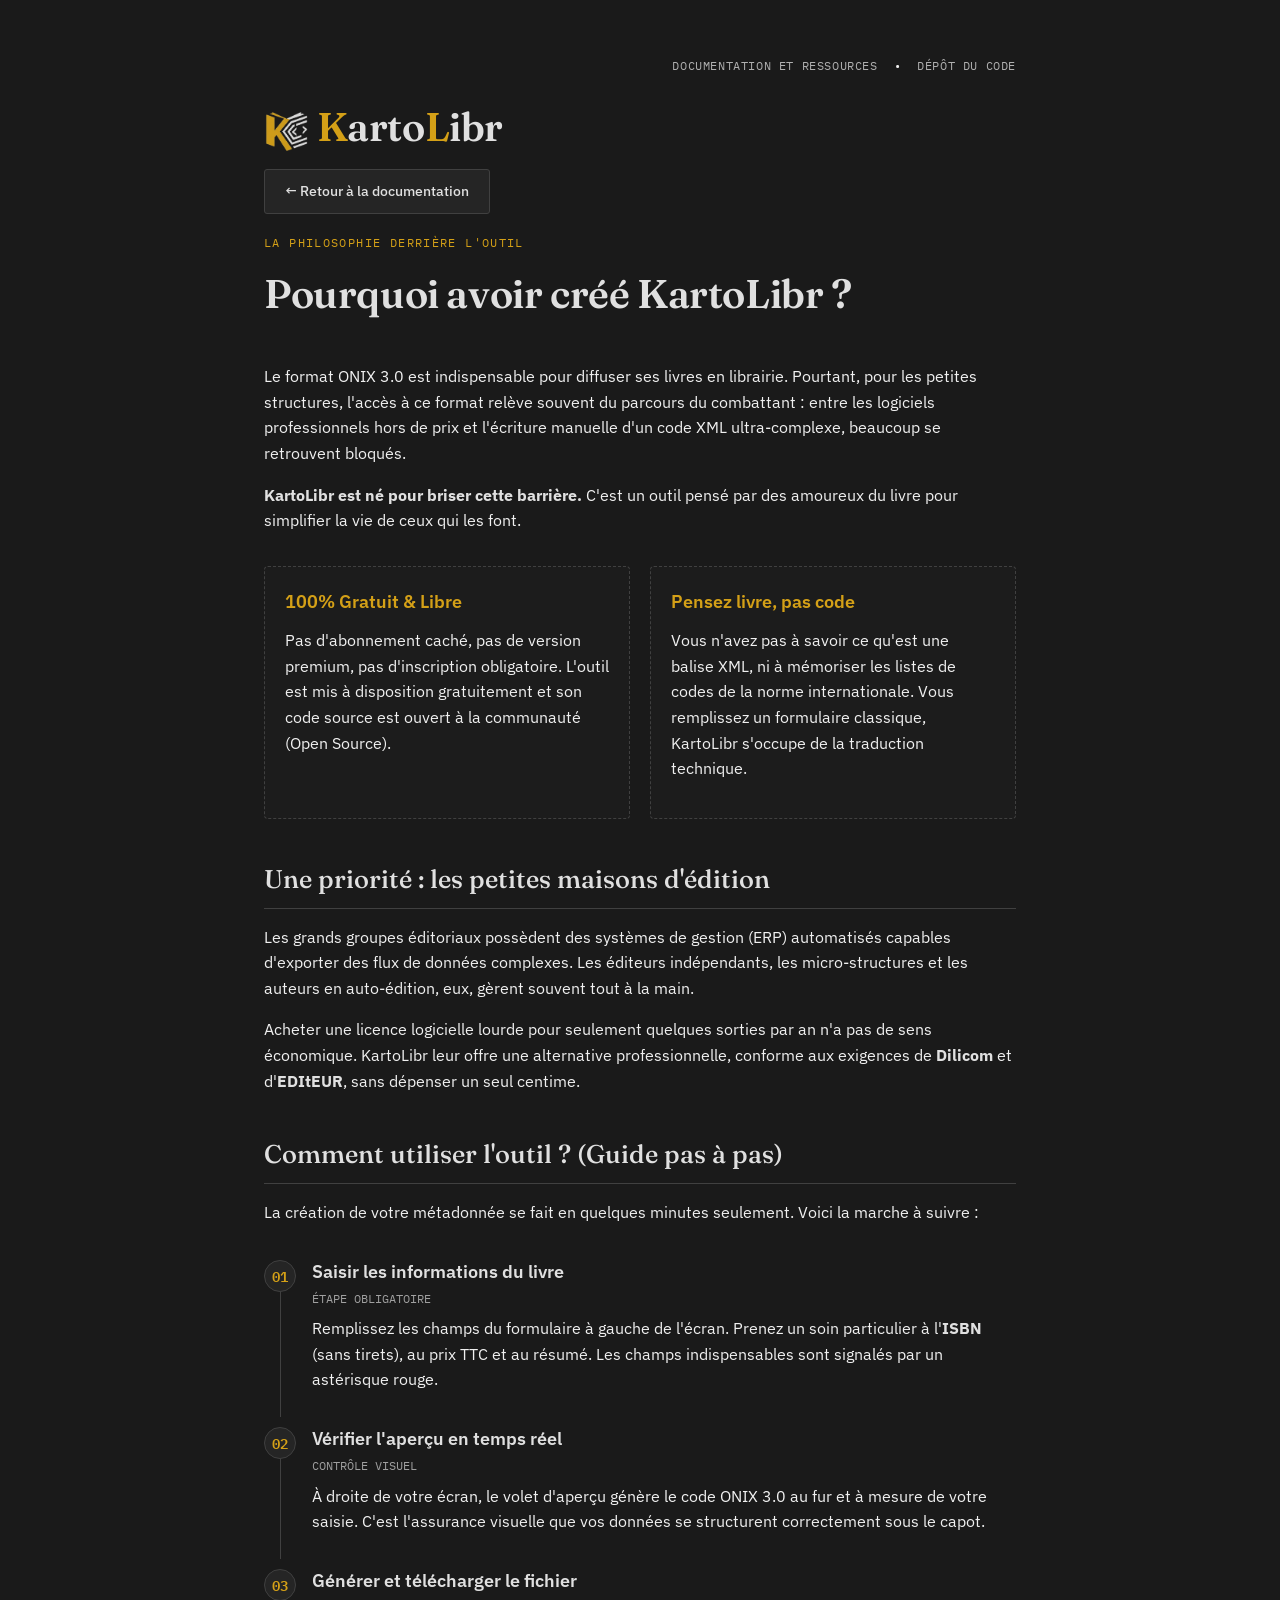
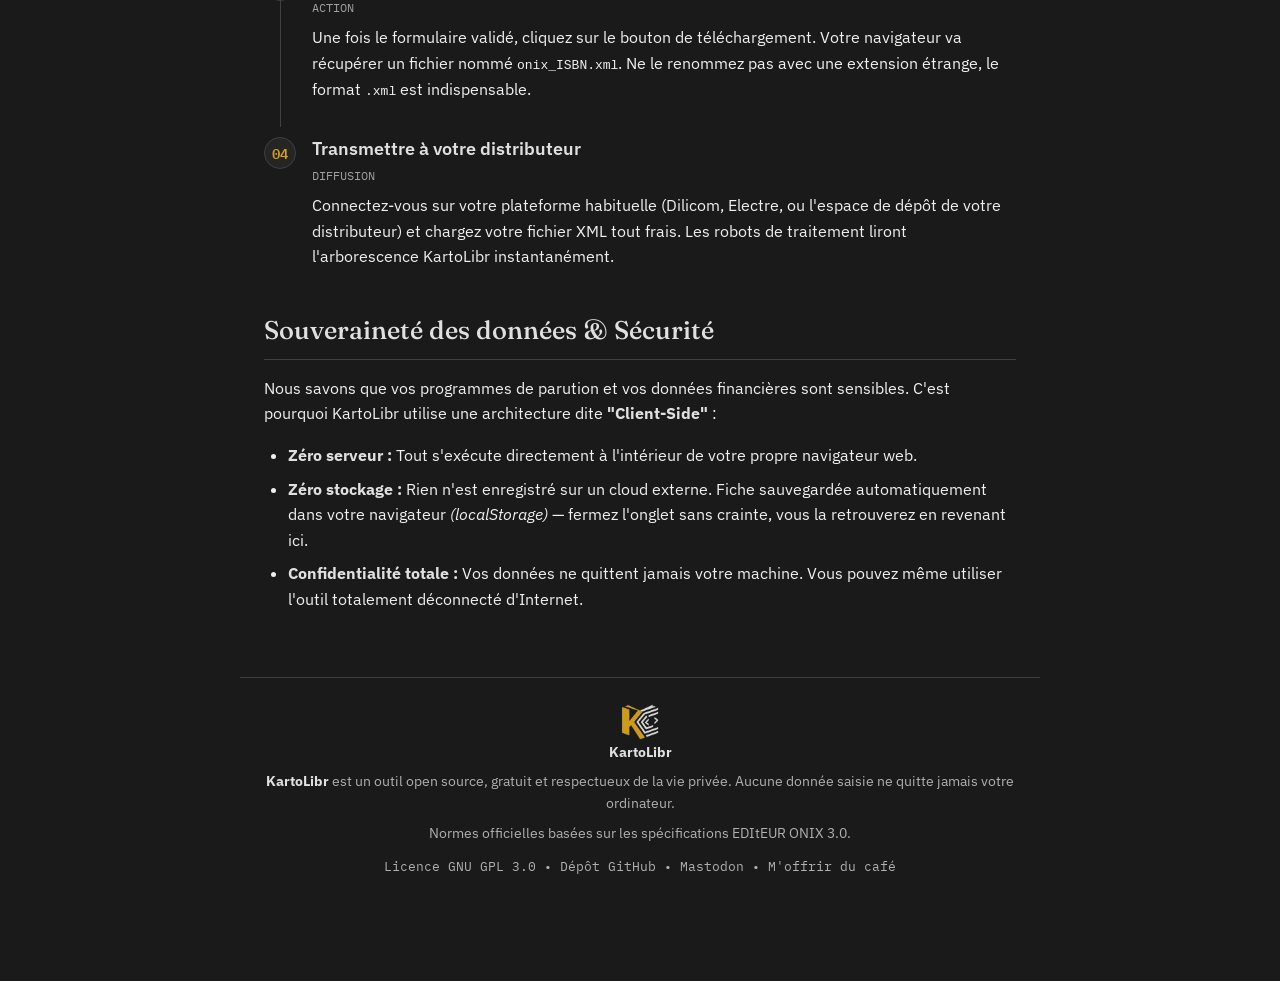
<file: pages/project.html>
<!DOCTYPE html>
<html lang="fr">
<head>
<meta charset="UTF-8">
<meta name="viewport" content="width=device-width, initial-scale=1.0">
<link rel="icon" type="image/png" href="../assets/icon.png">
<title>KartoLibr — Le Projet KartoLibr : Pourquoi et Comment ?</title>
<link rel="preconnect" href="https://fonts.googleapis.com">
<link rel="preconnect" href="https://fonts.gstatic.com" crossorigin>
<link href="https://fonts.googleapis.com/css2?family=Fraunces:opsz,wght@9..144,400;9..144,500;9..144,600&family=IBM+Plex+Sans:wght@400;500;600&family=IBM+Plex+Mono:wght@400;500&display=swap" rel="stylesheet">
<link rel="stylesheet" href="./stylepages.css">
</head>
<body>

<header class="top">
    <nav class="top-nav">
      <a href="documentation.html">Documentation et Ressources</a>
      <span> • </span>
      <a href="https://github.com/Ax4M3/KartoLibr">Dépôt du code</a>
    </nav>
  <h1 class="title-logo">
      <a href="../index.html">
        <img src="../assets/icon.png" alt="KartoLibr" class="logo" style="height: 45px; width: auto; vertical-align: middle;">
      </a>
      <span class="gold">K</span>arto<span class="gold">L</span>ibr
  </h1>
  <a href="documentation.html" class="btn-back">← Retour à la documentation</a>
  <p class="eyebrow">La philosophie derrière l'outil</p>
  <h1>Pourquoi avoir créé KartoLibr ?</h1>
</header>

<main class="content">
  <p>Le format ONIX 3.0 est indispensable pour diffuser ses livres en librairie. Pourtant, pour les petites structures, l'accès à ce format relève souvent du parcours du combattant : entre les logiciels professionnels hors de prix et l'écriture manuelle d'un code XML ultra-complexe, beaucoup se retrouvent bloqués.</p>
  
  <p><strong>KartoLibr est né pour briser cette barrière.</strong> C'est un outil pensé par des amoureux du livre pour simplifier la vie de ceux qui les font.</p>

  <div class="grid-manifesto">
    <div class="manifesto-card">
      <h3>100% Gratuit & Libre</h3>
      <p>Pas d'abonnement caché, pas de version premium, pas d'inscription obligatoire. L'outil est mis à disposition gratuitement et son code source est ouvert à la communauté (Open Source).</p>
    </div>
    <div class="manifesto-card">
      <h3>Pensez livre, pas code</h3>
      <p>Vous n'avez pas à savoir ce qu'est une balise XML, ni à mémoriser les listes de codes de la norme internationale. Vous remplissez un formulaire classique, KartoLibr s'occupe de la traduction technique.</p>
    </div>
  </div>

  <h2>Une priorité : les petites maisons d'édition</h2>
  <p>Les grands groupes éditoriaux possèdent des systèmes de gestion (ERP) automatisés capables d'exporter des flux de données complexes. Les éditeurs indépendants, les micro-structures et les auteurs en auto-édition, eux, gèrent souvent tout à la main.</p>
  <p>Acheter une licence logicielle lourde pour seulement quelques sorties par an n'a pas de sens économique. KartoLibr leur offre une alternative professionnelle, conforme aux exigences de <strong>Dilicom</strong> et d'<strong>EDItEUR</strong>, sans dépenser un seul centime.</p>

  <h2>Comment utiliser l'outil ? (Guide pas à pas)</h2>
  <p>La création de votre métadonnée se fait en quelques minutes seulement. Voici la marche à suivre :</p>

  <ul class="steps-list">
    <li class="step-item">
      <div class="step-number">01</div>
      <div class="step-title">Saisir les informations du livre</div>
      <span class="step-meta">Étape obligatoire</span>
      <p>Remplissez les champs du formulaire à gauche de l'écran. Prenez un soin particulier à l'<strong>ISBN</strong> (sans tirets), au prix TTC et au résumé. Les champs indispensables sont signalés par un astérisque rouge.</p>
    </li>
    <li class="step-item">
      <div class="step-number">02</div>
      <div class="step-title">Vérifier l'aperçu en temps réel</div>
      <span class="step-meta">Contrôle visuel</span>
      <p>À droite de votre écran, le volet d'aperçu génère le code ONIX 3.0 au fur et à mesure de votre saisie. C'est l'assurance visuelle que vos données se structurent correctement sous le capot.</p>
    </li>
    <li class="step-item">
      <div class="step-number">03</div>
      <div class="step-title">Générer et télécharger le fichier</div>
      <span class="step-meta">Action</span>
      <p>Une fois le formulaire validé, cliquez sur le bouton de téléchargement. Votre navigateur va récupérer un fichier nommé <code>onix_ISBN.xml</code>. Ne le renommez pas avec une extension étrange, le format <code>.xml</code> est indispensable.</p>
    </li>
    <li class="step-item">
      <div class="step-number">04</div>
      <div class="step-title">Transmettre à votre distributeur</div>
      <span class="step-meta">Diffusion</span>
      <p>Connectez-vous sur votre plateforme habituelle (Dilicom, Electre, ou l'espace de dépôt de votre distributeur) et chargez votre fichier XML tout frais. Les robots de traitement liront l'arborescence KartoLibr instantanément.</p>
    </li>
  </ul>

  <h2>Souveraineté des données & Sécurité</h2>
  <p>Nous savons que vos programmes de parution et vos données financières sont sensibles. C'est pourquoi KartoLibr utilise une architecture dite <strong>"Client-Side"</strong> :</p>
  <ul>
    <li><strong>Zéro serveur :</strong> Tout s'exécute directement à l'intérieur de votre propre navigateur web.</li>
    <li><strong>Zéro stockage :</strong> Rien n'est enregistré sur un cloud externe. Fiche sauvegardée automatiquement dans votre navigateur <em>(localStorage)</em> — fermez l'onglet sans crainte, vous la retrouverez en revenant ici.</li>
    <li><strong>Confidentialité totale :</strong> Vos données ne quittent jamais votre machine. Vous pouvez même utiliser l'outil totalement déconnecté d'Internet.</li>
  </ul>
</main>

<footer class="note">
    <img src="../assets/icon.png" alt="Bureaucrafree" class="logo" style="height: 40px; width: auto; vertical-align: middle;">
    <div><strong>KartoLibr</strong></div>
    <div><strong>KartoLibr</strong> est un outil open source, gratuit et respectueux de la vie privée. Aucune donnée saisie ne quitte jamais votre ordinateur.</div>
    <div>Normes officielles basées sur les spécifications EDItEUR ONIX 3.0.</div>
    <div class="footer-links">
      <a href="license.html">Licence GNU GPL 3.0</a>
      <span> • </span>
      <a href="https://github.com/Ax4M3/KartoLibr" target="_blank">Dépôt GitHub</a>
      <span> • </span>
      <a href="https://piaille.fr/@Axm" target="_blank">Mastodon</a>
      <span> • </span>
      <a href="https://liberapay.com/AxM3/donate" target="_blank">M'offrir du café</a>
    </div>
</footer>

</body>
</html>
</file>
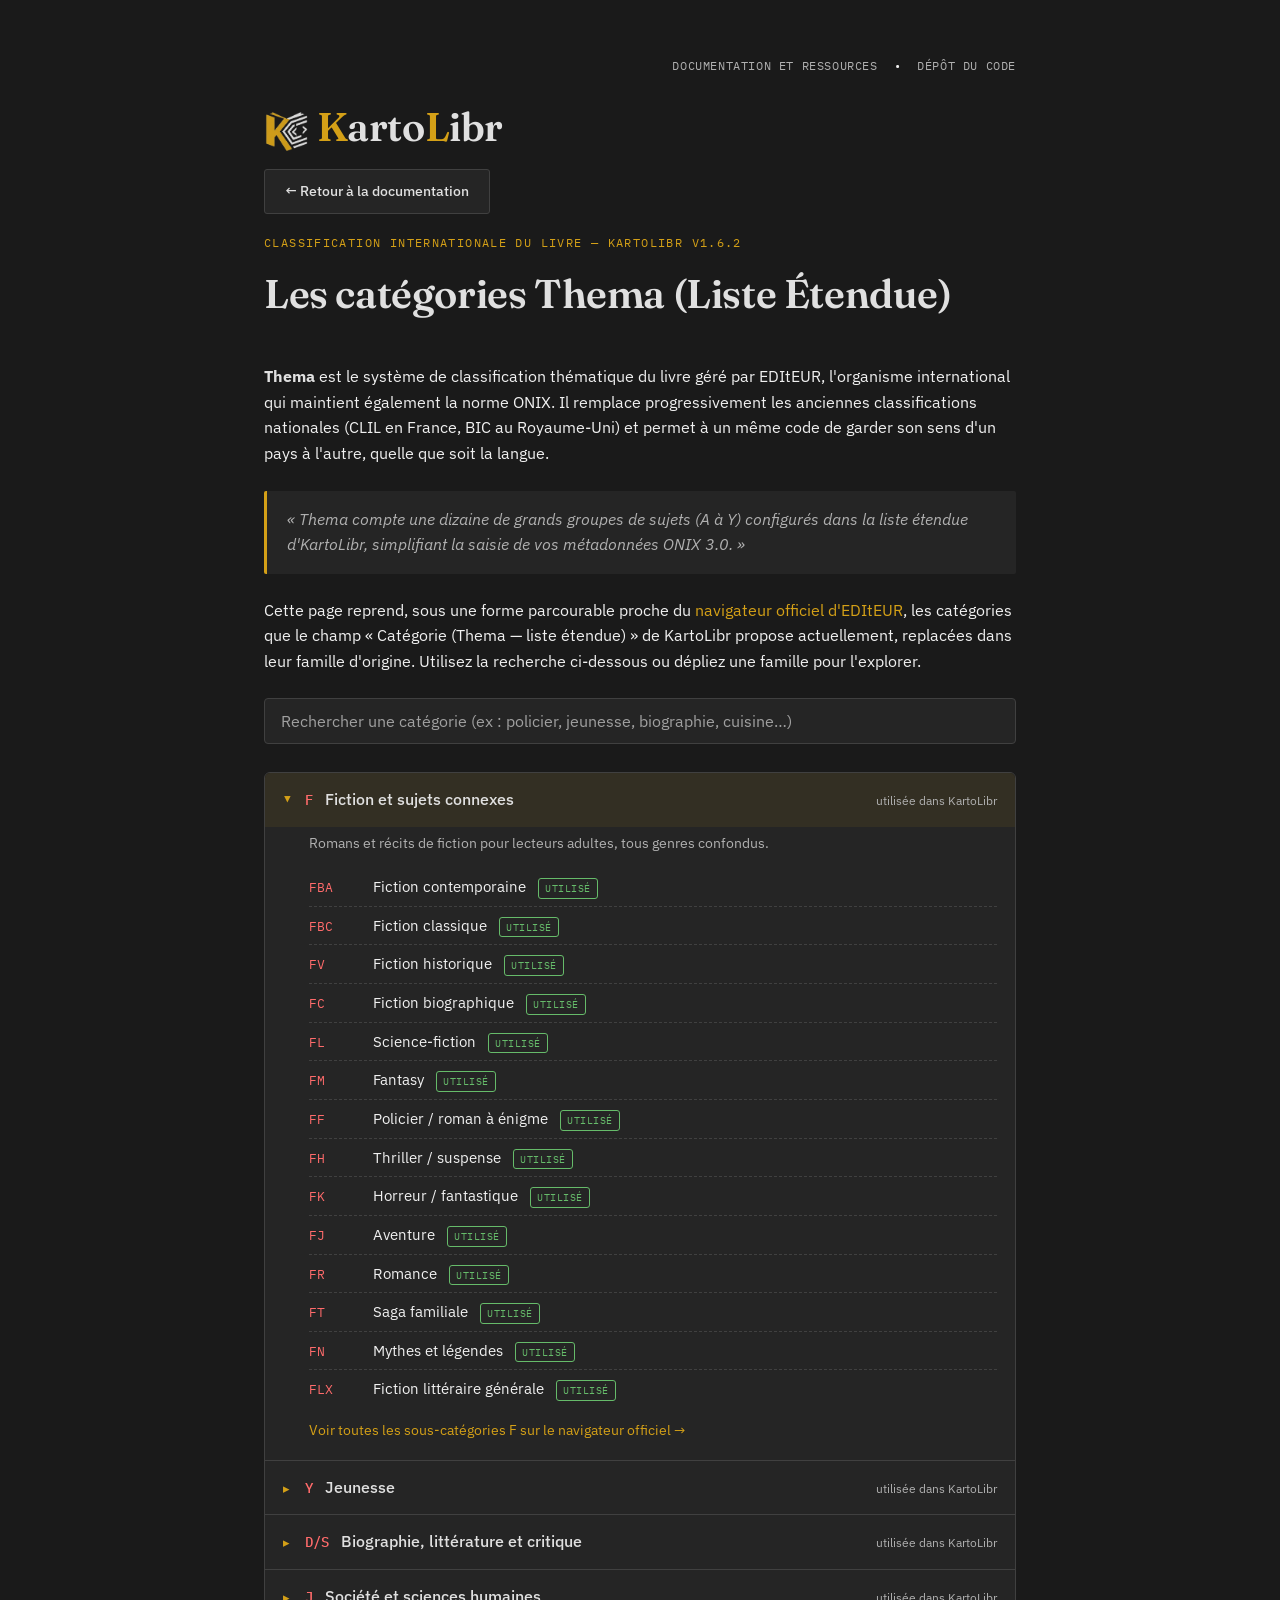
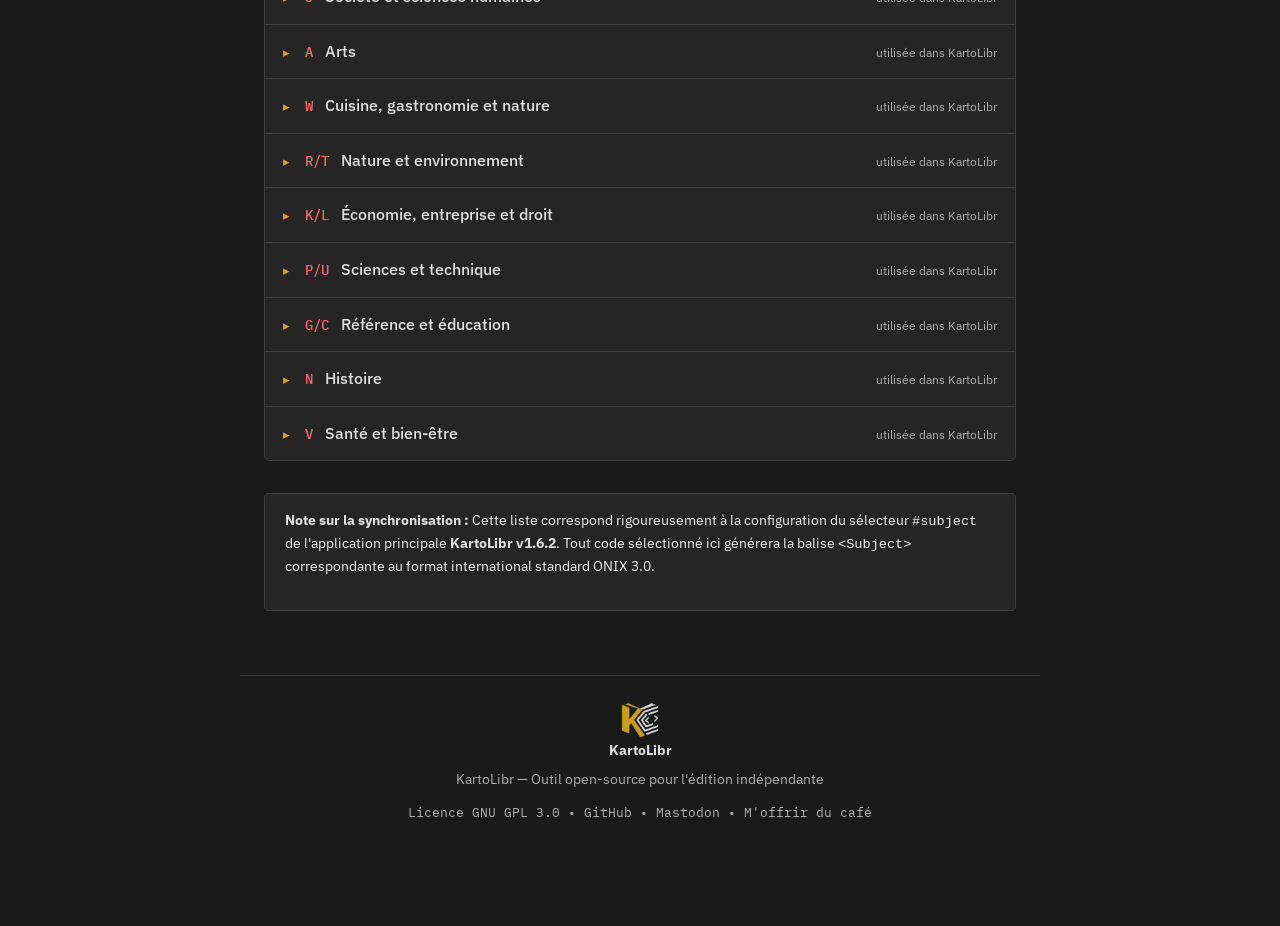
<file: pages/thema.html>
<!DOCTYPE html>
<html lang="fr">
<head>
<meta charset="UTF-8">
<meta name="viewport" content="width=device-width, initial-scale=1.0">
<title>KartoLibr — Catégories Thema : Guide KartoLibr</title>
<meta name="description" content="Parcourez les catégories de la classification Thema utilisées par KartoLibr pour générer le champ Subject de vos fiches ONIX 3.0.">
<link rel="icon" type="image/png" href="../assets/icon.png">
<link rel="preconnect" href="https://fonts.googleapis.com">
<link rel="preconnect" href="https://fonts.gstatic.com" crossorigin>
<link href="https://fonts.googleapis.com/css2?family=Fraunces:opsz,wght@9..144,400;9..144,500;9..144,600&family=IBM+Plex+Sans:wght@400;500;600&family=IBM+Plex+Mono:wght@400;500&display=swap" rel="stylesheet">
<link rel="stylesheet" href="./stylepages.css">
</head>
<body>

<header class="top">
    <nav class="top-nav">
      <a href="documentation.html">Documentation et Ressources</a>
      <span> • </span>
      <a href="https://github.com/Ax4M3/KartoLibr">Dépôt du code</a>
    </nav>
  <h1 class="title-logo">
      <a href="../index.html">
        <img src="../assets/icon.png" alt="KartoLibr" class="logo" style="height: 45px; width: auto; vertical-align: middle;">
      </a>
      <span class="gold">K</span>arto<span class="gold">L</span>ibr
  </h1>
  <a href="documentation.html" class="btn-back">← Retour à la documentation</a>
  <p class="eyebrow">Classification internationale du livre — KartoLibr v1.6.2</p>
  <h1>Les catégories Thema (Liste Étendue)</h1>
</header>

<main class="content">
  <p><strong>Thema</strong> est le système de classification thématique du livre géré par EDItEUR, l'organisme international qui maintient également la norme ONIX. Il remplace progressivement les anciennes classifications nationales (CLIL en France, BIC au Royaume-Uni) et permet à un même code de garder son sens d'un pays à l'autre, quelle que soit la langue.</p>

  <blockquote>
    « Thema compte une dizaine de grands groupes de sujets (A à Y) configurés dans la liste étendue d'KartoLibr, simplifiant la saisie de vos métadonnées ONIX 3.0. »
  </blockquote>

  <p>Cette page reprend, sous une forme parcourable proche du <a href="https://ns.editeur.org/thema/fr" target="_blank" rel="noopener noreferrer">navigateur officiel d'EDItEUR</a>, les catégories que le champ « Catégorie (Thema — liste étendue) » de KartoLibr propose actuellement, replacées dans leur famille d'origine. Utilisez la recherche ci-dessous ou dépliez une famille pour l'explorer.</p>

  <input type="text" class="thema-search" id="thema-search" placeholder="Rechercher une catégorie (ex : policier, jeunesse, biographie, cuisine…)" aria-label="Rechercher une catégorie Thema">
  <p class="thema-empty" id="thema-empty">Aucune catégorie ne correspond à votre recherche.</p>

  <div class="thema-tree" id="thema-tree">

    <details class="cat" open data-search="fiction contemporaine classique historique biographique science-fiction fantasy policier mystère thriller suspense horreur fantastique aventure romance saga familiale mythes légendes littéraire générale">
      <summary>
        <span class="cat-code">F</span>
        <span class="cat-heading">Fiction et sujets connexes</span>
        <span class="cat-note">utilisée dans KartoLibr</span>
      </summary>
      <div class="cat-body">
        <p class="cat-desc">Romans et récits de fiction pour lecteurs adultes, tous genres confondus.</p>
        <ul class="subcat-list">
          <li><span class="subcat-code">FBA</span><span class="subcat-label">Fiction contemporaine <span class="used-tag">utilisé</span></span></li>
          <li><span class="subcat-code">FBC</span><span class="subcat-label">Fiction classique <span class="used-tag">utilisé</span></span></li>
          <li><span class="subcat-code">FV</span><span class="subcat-label">Fiction historique <span class="used-tag">utilisé</span></span></li>
          <li><span class="subcat-code">FC</span><span class="subcat-label">Fiction biographique <span class="used-tag">utilisé</span></span></li>
          <li><span class="subcat-code">FL</span><span class="subcat-label">Science-fiction <span class="used-tag">utilisé</span></span></li>
          <li><span class="subcat-code">FM</span><span class="subcat-label">Fantasy <span class="used-tag">utilisé</span></span></li>
          <li><span class="subcat-code">FF</span><span class="subcat-label">Policier / roman à énigme <span class="used-tag">utilisé</span></span></li>
          <li><span class="subcat-code">FH</span><span class="subcat-label">Thriller / suspense <span class="used-tag">utilisé</span></span></li>
          <li><span class="subcat-code">FK</span><span class="subcat-label">Horreur / fantastique <span class="used-tag">utilisé</span></span></li>
          <li><span class="subcat-code">FJ</span><span class="subcat-label">Aventure <span class="used-tag">utilisé</span></span></li>
          <li><span class="subcat-code">FR</span><span class="subcat-label">Romance <span class="used-tag">utilisé</span></span></li>
          <li><span class="subcat-code">FT</span><span class="subcat-label">Saga familiale <span class="used-tag">utilisé</span></span></li>
          <li><span class="subcat-code">FN</span><span class="subcat-label">Mythes et légendes <span class="used-tag">utilisé</span></span></li>
          <li><span class="subcat-code">FLX</span><span class="subcat-label">Fiction littéraire générale <span class="used-tag">utilisé</span></span></li>
        </ul>
        <a class="more-link" href="https://ns.editeur.org/thema/fr/F" target="_blank" rel="noopener noreferrer">Voir toutes les sous-catégories F sur le navigateur officiel →</a>
      </div>
    </details>

    <details class="cat" data-search="jeunesse fiction générale fantasy science-fiction historique aventure horreur fantômes histoires humoristiques non-fiction poésie livres images">
      <summary>
        <span class="cat-code">Y</span>
        <span class="cat-heading">Jeunesse</span>
        <span class="cat-note">utilisée dans KartoLibr</span>
      </summary>
      <div class="cat-body">
        <p class="cat-desc">Livres de fiction et documentaires pour enfants et adolescents.</p>
        <ul class="subcat-list">
          <li><span class="subcat-code">YFB</span><span class="subcat-label">Jeunesse — fiction générale <span class="used-tag">utilisé</span></span></li>
          <li><span class="subcat-code">YFH</span><span class="subcat-label">Jeunesse — fantasy <span class="used-tag">utilisé</span></span></li>
          <li><span class="subcat-code">YFG</span><span class="subcat-label">Jeunesse — science-fiction <span class="used-tag">utilisé</span></span></li>
          <li><span class="subcat-code">YFT</span><span class="subcat-label">Jeunesse — fiction historique <span class="used-tag">utilisé</span></span></li>
          <li><span class="subcat-code">YFC</span><span class="subcat-label">Jeunesse — aventure <span class="used-tag">utilisé</span></span></li>
          <li><span class="subcat-code">YFD</span><span class="subcat-label">Jeunesse — horreur / fantômes <span class="used-tag">utilisé</span></span></li>
          <li><span class="subcat-code">YFQ</span><span class="subcat-label">Jeunesse — histoires humoristiques <span class="used-tag">utilisé</span></span></li>
          <li><span class="subcat-code">YX</span><span class="subcat-label">Jeunesse — non-fiction <span class="used-tag">utilisé</span></span></li>
          <li><span class="subcat-code">YPS</span><span class="subcat-label">Jeunesse — poésie <span class="used-tag">utilisé</span></span></li>
          <li><span class="subcat-code">YBC</span><span class="subcat-label">Jeunesse — livres d'images <span class="used-tag">utilisé</span></span></li>
        </ul>
        <a class="more-link" href="https://ns.editeur.org/thema/fr/Y" target="_blank" rel="noopener noreferrer">Voir toutes les sous-catégories Y sur le navigateur officiel →</a>
      </div>
    </details>

    <details class="cat" data-search="biographie autobiographie mémoires essai littéraire littérature histoire critique biographie littéraire essais fiction">
      <summary>
        <span class="cat-code">D/S</span>
        <span class="cat-heading">Biographie, littérature et critique</span>
        <span class="cat-note">utilisée dans KartoLibr</span>
      </summary>
      <div class="cat-body">
        <p class="cat-desc">Ouvrages biographiques, études critiques et essais littéraires.</p>
        <ul class="subcat-list">
          <li><span class="subcat-code">DNB</span><span class="subcat-label">Biographie <span class="used-tag">utilisé</span></span></li>
          <li><span class="subcat-code">DNBA</span><span class="subcat-label">Autobiographie <span class="used-tag">utilisé</span></span></li>
          <li><span class="subcat-code">DNC</span><span class="subcat-label">Mémoires <span class="used-tag">utilisé</span></span></li>
          <li><span class="subcat-code">DNL</span><span class="subcat-label">Essai littéraire <span class="used-tag">utilisé</span></span></li>
          <li><span class="subcat-code">DS</span><span class="subcat-label">Littérature — histoire et critique <span class="used-tag">utilisé</span></span></li>
          <li><span class="subcat-code">DSB</span><span class="subcat-label">Biographie littéraire <span class="used-tag">utilisé</span></span></li>
          <li><span class="subcat-code">DCF</span><span class="subcat-label">Essais sur la fiction <span class="used-tag">utilisé</span></span></li>
        </ul>
      </div>
    </details>

    <details class="cat" data-search="société culture généralités sociologie anthropologie éducation politique gouvernement histoire politique féminisme études de genre médias communication études culturelles">
      <summary>
        <span class="cat-code">J</span>
        <span class="cat-heading">Société et sciences humaines</span>
        <span class="cat-note">utilisée dans KartoLibr</span>
      </summary>
      <div class="cat-body">
        <p class="cat-desc">Sciences sociales, questions politiques, éducation et études culturelles.</p>
        <ul class="subcat-list">
          <li><span class="subcat-code">JB</span><span class="subcat-label">Société et culture — généralités <span class="used-tag">utilisé</span></span></li>
          <li><span class="subcat-code">JH</span><span class="subcat-label">Sociologie et anthropologie <span class="used-tag">utilisé</span></span></li>
          <li><span class="subcat-code">JN</span><span class="subcat-label">Éducation <span class="used-tag">utilisé</span></span></li>
          <li><span class="subcat-code">JP</span><span class="subcat-label">Politique et gouvernement <span class="used-tag">utilisé</span></span></li>
          <li><span class="subcat-code">JPH</span><span class="subcat-label">Histoire politique <span class="used-tag">utilisé</span></span></li>
          <li><span class="subcat-code">JFS</span><span class="subcat-label">Féminisme et études de genre <span class="used-tag">utilisé</span></span></li>
          <li><span class="subcat-code">JM</span><span class="subcat-label">Médias et communication <span class="used-tag">utilisé</span></span></li>
          <li><span class="subcat-code">JHMC</span><span class="subcat-label">Études culturelles <span class="used-tag">utilisé</span></span></li>
        </ul>
      </div>
    </details>

    <details class="cat" data-search="arts généralités beaux-arts sujets traitements histoire art peinture design architecture photographie photographies">
      <summary>
        <span class="cat-code">A</span>
        <span class="cat-heading">Arts</span>
        <span class="cat-note">utilisée dans KartoLibr</span>
      </summary>
      <div class="cat-body">
        <p class="cat-desc">Beaux-arts, architecture, design graphique, photographie et histoire de l'art.</p>
        <ul class="subcat-list">
          <li><span class="subcat-code">AB</span><span class="subcat-label">Arts — généralités <span class="used-tag">utilisé</span></span></li>
          <li><span class="subcat-code">AG</span><span class="subcat-label">Beaux-arts — sujets et traitements <span class="used-tag">utilisé</span></span></li>
          <li><span class="subcat-code">AGA holiday</span><span class="subcat-label">Histoire de l'art <span class="used-tag">utilisé</span></span></li>
          <li><span class="subcat-code">AFC</span><span class="subcat-label">Peinture <span class="used-tag">utilisé</span></span></li>
          <li><span class="subcat-code">AK</span><span class="subcat-label">Art et design <span class="used-tag">utilisé</span></span></li>
          <li><span class="subcat-code">AM</span><span class="subcat-label">Architecture <span class="used-tag">utilisé</span></span></li>
          <li><span class="subcat-code">AP</span><span class="subcat-label">Photographie et photographies <span class="used-tag">utilisé</span></span></li>
          <li><span class="subcat-code">ATD</span><span class="subcat-label">Design <span class="used-tag">utilisé</span></span></li>
        </ul>
      </div>
    </details>

    <details class="cat" data-search="cuisine générale recettes cuisine monde cuisine française régimes nutrition boissons vin bière cocktails cuisine végétarienne végane">
      <summary>
        <span class="cat-code">W</span>
        <span class="cat-heading">Cuisine, gastronomie et nature</span>
        <span class="cat-note">utilisée dans KartoLibr</span>
      </summary>
      <div class="cat-body">
        <p class="cat-desc">Livres de recettes, gastronomie régionale, boissons et guides de nutrition.</p>
        <ul class="subcat-list">
          <li><span class="subcat-code">WBA</span><span class="subcat-label">Cuisine générale et recettes <span class="used-tag">utilisé</span></span></li>
          <li><span class="subcat-code">WBTD</span><span class="subcat-label">Cuisine du monde <span class="used-tag">utilisé</span></span></li>
          <li><span class="subcat-code">WBF</span><span class="subcat-label">Cuisine française <span class="used-tag">utilisé</span></span></li>
          <li><span class="subcat-code">WBD</span><span class="subcat-label">Régimes et nutrition <span class="used-tag">utilisé</span></span></li>
          <li><span class="subcat-code">WBJ</span><span class="subcat-label">Boissons (vin, bière, cocktails) <span class="used-tag">utilisé</span></span></li>
          <li><span class="subcat-code">WBS</span><span class="subcat-label">Cuisine végétarienne/végane <span class="used-tag">utilisé</span></span></li>
        </ul>
      </div>
    </details>

    <details class="cat" data-search="conservation nature écologie environnement changement climatique vie sauvage animaux jardinage">
      <summary>
        <span class="cat-code">R/T</span>
        <span class="cat-heading">Nature et environnement</span>
        <span class="cat-note">utilisée dans KartoLibr</span>
      </summary>
      <div class="cat-body">
        <p class="cat-desc">Écologie, gestion de l'environnement, flore, faune et art du jardinage.</p>
        <ul class="subcat-list">
          <li><span class="subcat-code">RNC</span><span class="subcat-label">Conservation de la nature <span class="used-tag">utilisé</span></span></li>
          <li><span class="subcat-code">RN</span><span class="subcat-label">Écologie et environnement <span class="used-tag">utilisé</span></span></li>
          <li><span class="subcat-code">RGC</span><span class="subcat-label">Changement climatique <span class="used-tag">utilisé</span></span></li>
          <li><span class="subcat-code">WN</span><span class="subcat-label">Vie sauvage et animaux <span class="used-tag">utilisé</span></span></li>
          <li><span class="subcat-code">TV</span><span class="subcat-label">Jardinage <span class="used-tag">utilisé</span></span></li>
        </ul>
      </div>
    </details>

    <details class="cat" data-search="finance économie économie internationale comptabilité marketing entrepreneuriat droit généralités droit privé droit public droit affaires droit constitutionnel">
      <summary>
        <span class="cat-code">K/L</span>
        <span class="cat-heading">Économie, entreprise et droit</span>
        <span class="cat-note">utilisée dans KartoLibr</span>
      </summary>
      <div class="cat-body">
        <p class="cat-desc">Gestion d'entreprise, marketing, théories économiques et textes juridiques.</p>
        <ul class="subcat-list">
          <li><span class="subcat-code">KCF</span><span class="subcat-label">Finance <span class="used-tag">utilisé</span></span></li>
          <li><span class="subcat-code">KJ</span><span class="subcat-label">Économie <span class="used-tag">utilisé</span></span></li>
          <li><span class="subcat-code">KJK</span><span class="subcat-label">Économie internationale <span class="used-tag">utilisé</span></span></li>
          <li><span class="subcat-code">KFF</span><span class="subcat-label">Comptabilité <span class="used-tag">utilisé</span></span></li>
          <li><span class="subcat-code">KNS</span><span class="subcat-label">Marketing <span class="used-tag">utilisé</span></span></li>
          <li><span class="subcat-code">KJV</span><span class="subcat-label">Entrepreneuriat <span class="used-tag">utilisé</span></span></li>
          <li><span class="subcat-code">LN</span><span class="subcat-label">Droit — généralités <span class="used-tag">utilisé</span></span></li>
          <li><span class="subcat-code">LND</span><span class="subcat-label">Droit privé <span class="used-tag">utilisé</span></span></li>
          <li><span class="subcat-code">LNP</span><span class="subcat-label">Droit public <span class="used-tag">utilisé</span></span></li>
          <li><span class="subcat-code">LNKD</span><span class="subcat-label">Droit des affaires <span class="used-tag">utilisé</span></span></li>
          <li><span class="subcat-code">LNC</span><span class="subcat-label">Droit constitutionnel <span class="used-tag">utilisé</span></span></li>
        </ul>
      </div>
    </details>

    <details class="cat" data-search="mathématiques physique sciences de la terre biologie sciences de la vie chimie technologie ingénierie informatique">
      <summary>
        <span class="cat-code">P/U</span>
        <span class="cat-heading">Sciences et technique</span>
        <span class="cat-note">utilisée dans KartoLibr</span>
      </summary>
      <div class="cat-body">
        <p class="cat-desc">Sciences dures, mathématiques fondamentales, ingénierie et informatique.</p>
        <ul class="subcat-list">
          <li><span class="subcat-code">PD</span><span class="subcat-label">Mathématiques <span class="used-tag">utilisé</span></span></li>
          <li><span class="subcat-code">PH</span><span class="subcat-label">Physique <span class="used-tag">utilisé</span></span></li>
          <li><span class="subcat-code">PST</span><span class="subcat-label">Sciences de la Terre <span class="used-tag">utilisé</span></span></li>
          <li><span class="subcat-code">PB</span><span class="subcat-label">Biologie et sciences de la vie <span class="used-tag">utilisé</span></span></li>
          <li><span class="subcat-code">PS</span><span class="subcat-label">Chimie <span class="used-tag">utilisé</span></span></li>
          <li><span class="subcat-code">TJ</span><span class="subcat-label">Technologie, ingénierie <span class="used-tag">utilisé</span></span></li>
          <li><span class="subcat-code">UY</span><span class="subcat-label">Informatique <span class="used-tag">utilisé</span></span></li>
        </ul>
      </div>
    </details>

    <details class="cat" data-search="dictionnaires encyclopédies éducation enseignement supérieur langues">
      <summary>
        <span class="cat-code">G/C</span>
        <span class="cat-heading">Référence et éducation</span>
        <span class="cat-note">utilisée dans KartoLibr</span>
      </summary>
      <div class="cat-body">
        <p class="cat-desc">Ouvrages de référence, apprentissage des langues et guides pédagogiques.</p>
        <ul class="subcat-list">
          <li><span class="subcat-code">GBC</span><span class="subcat-label">Dictionnaires et encyclopédies <span class="used-tag">utilisé</span></span></li>
          <li><span class="subcat-code">JN</span><span class="subcat-label">Éducation <span class="used-tag">utilisé</span></span></li>
          <li><span class="subcat-code">JNU alert</span><span class="subcat-label">Enseignement supérieur <span class="used-tag">utilisé</span></span></li>
          <li><span class="subcat-code">CJ</span><span class="subcat-label">Langues <span class="used-tag">utilisé</span></span></li>
        </ul>
      </div>
    </details>

    <details class="cat" data-search="histoire histoire générale mondiale histoire périodes spécifiques histoire par région histoire militaire">
      <summary>
        <span class="cat-code">N</span>
        <span class="cat-heading">Histoire</span>
        <span class="cat-note">utilisée dans KartoLibr</span>
      </summary>
      <div class="cat-body">
        <p class="cat-desc">Histoire mondiale, régionale, militaire et récits de périodes historiques spécifiques.</p>
        <ul class="subcat-list">
          <li><span class="subcat-code">NH</span><span class="subcat-label">Histoire <span class="used-tag">utilisé</span></span></li>
          <li><span class="subcat-code">NHD</span><span class="subcat-label">Histoire générale et mondiale <span class="used-tag">utilisé</span></span></li>
          <li><span class="subcat-code">NHF</span><span class="subcat-label">Histoire des périodes spécifiques <span class="used-tag">utilisé</span></span></li>
          <li><span class="subcat-code">NHG</span><span class="subcat-label">Histoire par région <span class="used-tag">utilisé</span></span></li>
          <li><span class="subcat-code">NHW</span><span class="subcat-label">Histoire militaire <span class="used-tag">utilisé</span></span></li>
        </ul>
      </div>
    </details>

    <details class="cat" data-search="santé relations développement personnel santé familiale santé publique">
      <summary>
        <span class="cat-code">V</span>
        <span class="cat-heading">Santé et bien-être</span>
        <span class="cat-note">utilisée dans KartoLibr</span>
      </summary>
      <div class="cat-body">
        <p class="cat-desc">Développement personnel, psychologie, bien-être et santé publique.</p>
        <ul class="subcat-list">
          <li><span class="subcat-code">V</span><span class="subcat-label">Santé, relations et développement personnel <span class="used-tag">utilisé</span></span></li>
          <li><span class="subcat-code">VF</span><span class="subcat-label">Santé familiale <span class="used-tag">utilisé</span></span></li>
          <li><span class="subcat-code">VS</span><span class="subcat-label">Santé publique <span class="used-tag">utilisé</span></span></li>
        </ul>
      </div>
    </details>

  </div>

  <div class="source-note">
    <p><strong>Note sur la synchronisation :</strong> Cette liste correspond rigoureusement à la configuration du sélecteur <code>#subject</code> de l'application principale <strong>KartoLibr v1.6.2</strong>. Tout code sélectionné ici générera la balise <code>&lt;Subject&gt;</code> correspondante au format international standard ONIX 3.0.</p>
  </div>
</main>

<footer class="note">
    <img src="../assets/icon.png" alt="Bureaucrafree" class="logo" style="height: 40px; width: auto; vertical-align: middle;">
    <div><strong>KartoLibr</strong></div>
    <div>KartoLibr — Outil open-source pour l'édition indépendante</div>
    <div class="footer-links">
      <a href="license.html">Licence GNU GPL 3.0</a>
      <span> • </span>
      <a href="https://github.com/AxM3/KartoLibr" target="_blank" rel="noopener noreferrer">GitHub</a>
      <span> • </span>
      <a href="https://mamot.fr/@axm" target="_blank" rel="noopener noreferrer">Mastodon</a>
      <span> • </span>
      <a href="https://liberapay.com/AxM3/donate" target="_blank" rel="noopener noreferrer">M'offrir du café</a>
    </div>
</footer>

<script>
  (function(){
    var input = document.getElementById('thema-search');
    var cats = Array.prototype.slice.call(document.querySelectorAll('#thema-tree > details.cat'));
    var emptyMsg = document.getElementById('thema-empty');

    function normalize(str){
      return str.toLowerCase().normalize('NFD').replace(/[\u0300-\u036f]/g, '');
    }

    input.addEventListener('input', function(){
      var q = normalize(input.value.trim());
      var visibleCount = 0;
      cats.forEach(function(cat){
        var haystack = normalize(cat.getAttribute('data-search') + ' ' + cat.querySelector('.cat-heading').textContent + ' ' + cat.querySelector('.cat-code').textContent);
        var subLabels = cat.querySelectorAll('.subcat-label');
        subLabels.forEach(function(el){ haystack += ' ' + normalize(el.textContent); });
        var subCodes = cat.querySelectorAll('.subcat-code');
        subCodes.forEach(function(el){ haystack += ' ' + normalize(el.textContent); });
        
        var match = q === '' || haystack.indexOf(q) !== -1;
        cat.style.display = match ? '' : 'none';
        if(match){
          visibleCount++;
          if(q !== '') cat.open = true;
        }
      });
      
      emptyMsg.style.display = (visibleCount === 0 && q !== '') ? 'block' : 'none';
    });
  })();
</script>

</body>
</html>
</file>
<file: pages/stylepages.css>
:root {
  --paper: #1A1A1A;
  --card: #252525;
  --ink: #E0E0E0;
  --ink-soft: #A0A0A0;
  --accent-red: #FF6B6B;
  --accent-gold: #D4A017;
  --line: #404040;
  --text: #F0F0F0;
  --text-muted: #B0B0B0;
  --ok: #66BB6A;
}

* { box-sizing: border-box; }
html, body { margin: 0; padding: 0; }

body {
  background: var(--paper);
  color: var(--text);
  font-family: 'IBM Plex Sans', sans-serif;
  line-height: 1.6;
  padding: 0 0 80px;
  margin: 0;
}

a {
  color: var(--accent-gold);
  text-decoration: none;
  transition: color 0.2s;
}
a:hover {
  color: var(--ink);
  text-decoration: underline;
}

.gold {
  color: var(--accent-gold);
}

header.top {
  max-width: 800px;
  margin: 0 auto;
  padding: 56px 24px 28px;
}

.top-nav {
  display: flex;
  justify-content: flex-end;
  gap: 16px;
  margin-bottom: 20px;
  font-family: 'IBM Plex Mono', monospace;
  font-size: 0.75rem;
  text-transform: uppercase;
  letter-spacing: 0.05em;
}
.top-nav a {
  color: var(--text-muted);
  text-decoration: none;
  transition: color 0.2s;
}
.top-nav a:hover {
  color: var(--accent-gold);
}

.eyebrow {
  font-family: 'IBM Plex Mono', monospace;
  text-transform: uppercase;
  letter-spacing: 0.12em;
  font-size: 0.72rem;
  color: var(--accent-gold);
  margin: 0 0 10px;
}

h1 {
  font-family: 'Fraunces', serif;
  font-weight: 600;
  font-size: 2.5rem;
  margin: 0 0 10px;
  color: var(--ink);
  letter-spacing: -0.01em;
}

h2 {
  font-family: 'Fraunces', serif;
  font-size: 1.6rem;
  font-weight: 500;
  color: var(--ink);
  margin: 40px 0 16px;
  border-bottom: 1px solid var(--line);
  padding-bottom: 8px;
}

h3 {
  font-family: 'IBM Plex Sans', sans-serif;
  font-size: 1.15rem;
  font-weight: 600;
  color: var(--accent-gold);
  margin: 24px 0 12px;
}

main.content {
  max-width: 800px;
  margin: 0 auto;
  padding: 0 24px;
}

p {
  color: var(--text);
  margin: 0 0 16px;
}

ul, ol {
  margin: 0 0 24px;
  padding-left: 24px;
  color: var(--text);
}
li {
  margin-bottom: 8px;
}

blockquote {
  border-left: 3px solid var(--accent-gold);
  background: var(--card);
  margin: 24px 0;
  padding: 16px 20px;
  font-style: italic;
  color: var(--text-muted);
  border-radius: 2px;
}
.grid-info, .grid-manifesto {
  display: grid;
  grid-template-columns: 1fr 1fr;
  gap: 20px;
  margin: 32px 0;
}
@media (max-width: 600px) {
  .grid-info, .grid-manifesto { grid-template-columns: 1fr; }
}
.info-box, .manifesto-card {
  background: var(--card);
  border: 1px solid var(--line);
  padding: 20px;
  border-radius: 4px;
}
.info-box h3, .manifesto-card h3 {
  margin-top: 0;
  color: var(--accent-gold);
}
.manifesto-card {
  border-style: dashed;
  background: rgba(255, 255, 255, 0.01);
}
table {
  width: 100%;
  border-collapse: collapse;
  margin: 24px 0;
  font-size: 0.9rem;
}
th, td {
  padding: 10px 12px;
  text-align: left;
  border-bottom: 1px solid var(--line);
}
th {
  font-family: 'IBM Plex Mono', monospace;
  text-transform: uppercase;
  font-size: 0.75rem;
  color: var(--ink-soft);
  background: rgba(255, 255, 255, 0.02);
}
td.code {
  font-family: 'IBM Plex Mono', monospace;
  color: var(--accent-red);
}
.btn-back {
  display: inline-block;
  font-family: 'IBM Plex Sans', sans-serif;
  background: var(--card);
  border: 1px solid var(--line);
  color: var(--ink);
  padding: 10px 20px;
  border-radius: 3px;
  font-size: 0.88rem;
  font-weight: 500;
  margin-bottom: 20px;
}
.btn-back:hover {
  background: rgba(255, 255, 255, 0.05);
  border-color: var(--ink-soft);
}
.profile-section {
  display: flex;
  gap: 32px;
  align-items: center;
  margin-bottom: 32px;
}
@media (max-width: 600px) {
  .profile-section {
    flex-direction: column;
    text-align: center;
  }
}
.avatar {
  width: 120px;
  height: 120px;
  border-radius: 50%;
  background: var(--card);
  border: 2px solid var(--line);
  display: flex;
  align-items: center;
  justify-content: center;
  font-size: 2.5rem;
  flex-shrink: 0;
  object-fit: cover;
}

.links-list {
  list-style: none;
  padding: 0;
  margin: 24px 0;
}
.links-list li {
  margin-bottom: 12px;
  font-family: 'IBM Plex Mono', monospace;
  font-size: 0.9rem;
}

.subtitle {
  color: var(--text-muted);
  font-size: 1.05rem;
  margin: 0 0 24px 0;
}

pre {
  margin: 24px 0;
  padding: 16px;
  overflow-x: auto;
  font-family: 'IBM Plex Mono', monospace;
  font-size: 0.8rem;
  line-height: 1.5;
  color: var(--accent-gold);
  background: var(--card);
  border-radius: 3px;
  border: 1px solid var(--line);
}
strong {
  color: var(--ink);
}

.steps-list {
  list-style: none;
  padding: 0;
  margin: 32px 0;
}
.step-item {
  position: relative;
  padding-left: 48px;
  margin-bottom: 32px;
}
.step-item::before {
  content: "";
  position: absolute;
  left: 16px;
  top: 24px;
  bottom: -24px;
  width: 1px;
  background: var(--line);
}
.step-item:last-child::before {
  display: none;
}
.step-number {
  position: absolute;
  left: 0;
  top: 2px;
  width: 32px;
  height: 32px;
  background: var(--card);
  border: 1px solid var(--line);
  border-radius: 50%;
  color: var(--accent-gold);
  font-family: 'IBM Plex Mono', monospace;
  font-size: 0.85rem;
  font-weight: 600;
  display: flex;
  align-items: center;
  justify-content: center;
}
.step-title {
  font-family: 'IBM Plex Sans', sans-serif;
  font-weight: 600;
  font-size: 1.1rem;
  color: var(--ink);
  margin: 0 0 4px 0;
}
.step-meta {
  font-family: 'IBM Plex Mono', monospace;
  font-size: 0.72rem;
  color: var(--ink-soft);
  text-transform: uppercase;
  margin-bottom: 8px;
  display: block;
}

.thema-search {
  width: 100%;
  background: var(--card);
  border: 1px solid var(--line);
  color: var(--text);
  font-family: 'IBM Plex Sans', sans-serif;
  font-size: 1rem;
  padding: 12px 16px;
  border-radius: 4px;
  margin: 8px 0 28px;
}
.thema-search::placeholder { color: var(--ink-soft); }
.thema-search:focus {
  outline: 2px solid var(--accent-gold);
  outline-offset: 1px;
  border-color: var(--accent-gold);
}
.thema-empty {
  display: none;
  color: var(--text-muted);
  font-style: italic;
  margin: 12px 0 24px;
}
.thema-tree {
  border: 1px solid var(--line);
  border-radius: 6px;
  overflow: hidden;
  margin: 0 0 32px;
}
details.cat {
  border-bottom: 1px solid var(--line);
  background: var(--card);
}
details.cat:last-child { border-bottom: none; }
details.cat[open] > summary {
  background: rgba(212, 160, 23, 0.08);
}
details.cat > summary {
  list-style: none;
  cursor: pointer;
  padding: 14px 18px;
  display: flex;
  align-items: baseline;
  gap: 12px;
  font-weight: 500;
  color: var(--ink);
}
details.cat > summary::-webkit-details-marker { display: none; }
details.cat > summary::before {
  content: "▸";
  color: var(--accent-gold);
  font-size: 0.8rem;
  transition: transform 0.15s;
  flex-shrink: 0;
  width: 10px;
}
details.cat[open] > summary::before {
  transform: rotate(90deg);
}
.cat-code {
  font-family: 'IBM Plex Mono', monospace;
  color: var(--accent-red);
  font-size: 0.85rem;
  flex-shrink: 0;
}
.cat-heading { flex: 1; }
.cat-note {
  font-size: 0.78rem;
  color: var(--text-muted);
  font-weight: 400;
}
.cat-body {
  padding: 4px 18px 18px 44px;
}
.cat-desc {
  color: var(--text-muted);
  font-size: 0.9rem;
  margin: 0 0 14px;
}
.subcat-list {
  list-style: none;
  margin: 0;
  padding: 0;
}
.subcat-list li {
  display: flex;
  gap: 12px;
  align-items: baseline;
  padding: 7px 0;
  border-top: 1px dashed var(--line);
  margin: 0;
}
.subcat-list li:first-child { border-top: none; }
.subcat-code {
  font-family: 'IBM Plex Mono', monospace;
  color: var(--accent-red);
  font-size: 0.82rem;
  min-width: 52px;
  flex-shrink: 0;
}
.subcat-label {
  color: var(--text);
  font-size: 0.92rem;
}
.used-tag {
  display: inline-block;
  font-family: 'IBM Plex Mono', monospace;
  font-size: 0.65rem;
  text-transform: uppercase;
  letter-spacing: 0.05em;
  color: var(--ok);
  border: 1px solid var(--ok);
  border-radius: 3px;
  padding: 1px 6px;
  margin-left: 8px;
}
.more-link {
  display: block;
  margin-top: 12px;
  font-size: 0.85rem;
}
.source-note {
  background: var(--card);
  border: 1px solid var(--line);
  border-radius: 4px;
  padding: 16px 20px;
  font-size: 0.85rem;
  color: var(--text-muted);
  margin: 32px 0;
}
.source-note strong { color: var(--ink); }

footer.note {
  max-width: 800px;
  margin: 64px auto 0;
  padding: 24px;
  border-top: 1px solid var(--line);
  text-align: center;
  font-size: 0.85rem;
  color: var(--text-muted);
}
footer.note div {
  margin-bottom: 8px;
}
footer.note div:last-of-type {
  margin-bottom: 0;
}
footer.note .footer-links {
  margin-top: 12px;
  font-family: 'IBM Plex Mono', monospace;
  font-size: 0.8rem;
}
footer.note .footer-links a {
  color: var(--text-muted);
  text-decoration: none;
  transition: color 0.2s;
}
footer.note .footer-links a:hover {
  color: var(--accent-gold);
}

@media (max-width: 600px) {
  h1 { font-size: 2rem; }
  h2 { font-size: 1.4rem; }
}
</file>
